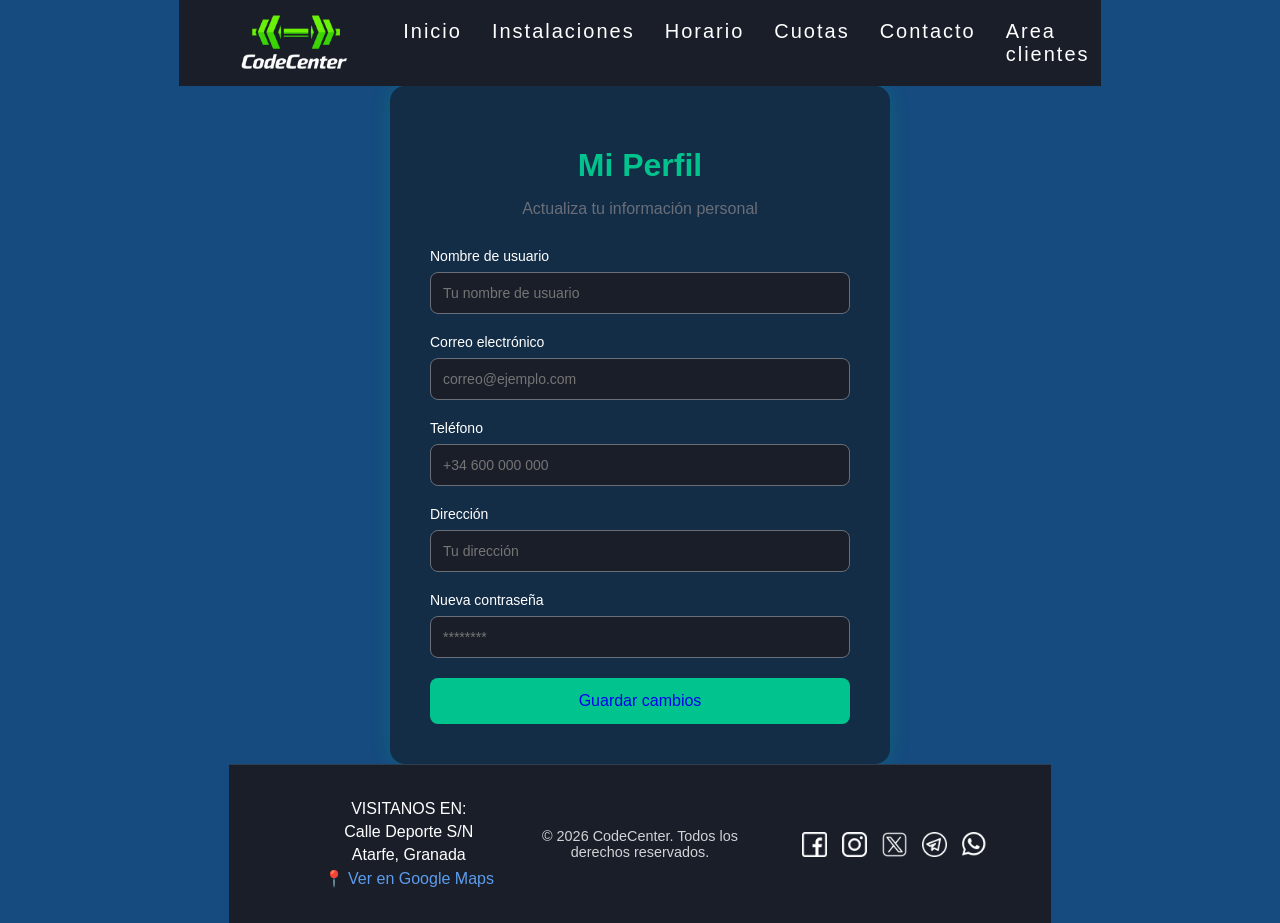
<file: frontend/aCliente.html>
<!DOCTYPE html>
<html lang="es">
<head>
    <meta charset="UTF-8">
    <meta name="viewport" content="width=device-width, initial-scale=1.0">
    <title>Área de Usuario</title>
    <link rel="stylesheet" href="css/aCliente.css">
    <link rel="stylesheet" href="css/global.css">
</head>
<body>

    <header data-nav="general"></header>

    <div class="perfil-container">
        <h1>Mi Perfil</h1>
        <p class="subtitulo">Actualiza tu información personal</p>

        <form class="perfil-form">
            <div class="input-group">
                <label for="usuario">Nombre de usuario</label>
                <input type="text" id="usuario" placeholder="Tu nombre de usuario">
            </div>

            <div class="input-group">
                <label for="email">Correo electrónico</label>
                <input type="email" id="email" placeholder="correo@ejemplo.com">
            </div>

            <div class="input-group">
                <label for="telefono">Teléfono</label>
                <input type="tel" id="telefono" placeholder="+34 600 000 000">
            </div>

            <div class="input-group">
                <label for="direccion">Dirección</label>
                <input type="text" id="direccion" placeholder="Tu dirección">
            </div>

            <div class="input-group">
                <label for="password">Nueva contraseña</label>
                <input type="password" id="password" placeholder="********">
            </div>

            <button type="submit"><a href="Indice.html">Guardar cambios</a></button>
        </form>
    </div>
<script>
  const usuario = JSON.parse(localStorage.getItem('usuario') || '{}');
  
  // Mostrar nombre en cualquier elemento
  document.getElementById('nombre-usuario').textContent = usuario.username || 'Invitado';
  document.getElementById('email-usuario').textContent = usuario.email || '';
</script>
<footer></footer>

<script src="js/componentes.js"></script>

</body>
</html>
</file>
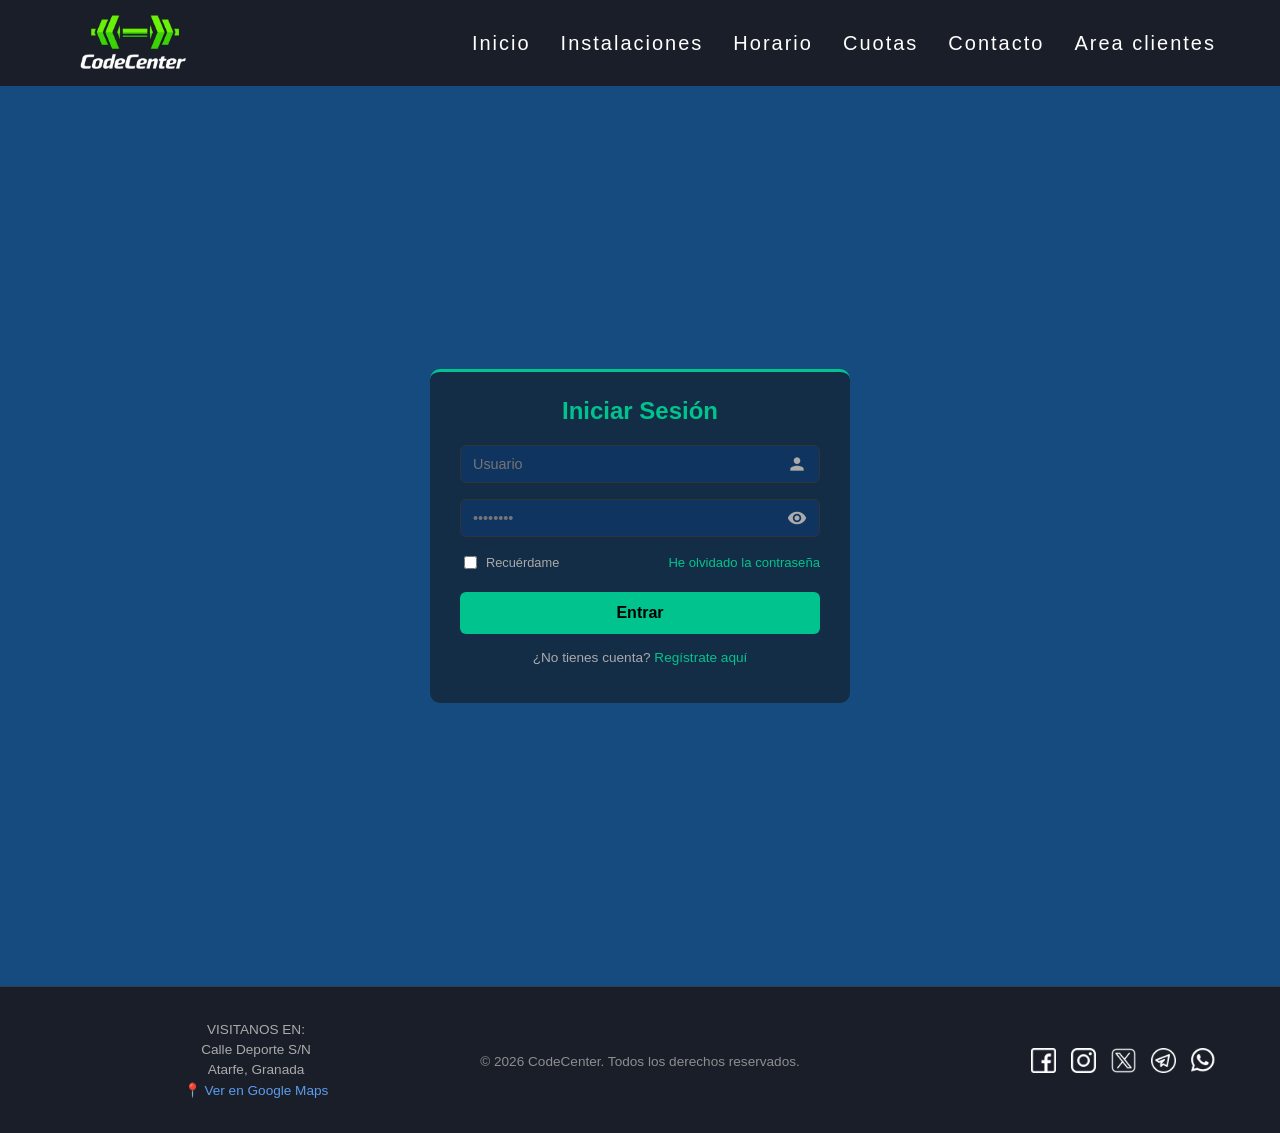
<file: frontend/aClientes.html>
<!DOCTYPE html>
<html lang="es">
<head>
    <meta charset="UTF-8">
    <meta name="viewport" content="width=device-width, initial-scale=1.0">
    <title>Mi Perfil — CodeCenter</title>
    <link rel="stylesheet" href="css/global.css">
    <link rel="stylesheet" href="css/aClientes.css">
    <link href="https://fonts.googleapis.com/icon?family=Material+Icons" rel="stylesheet">
</head>
<body class="body-cliente">
 
    <header data-nav="clientes"></header>
 

    <div class="perfil-page">
        <div class="perfil-card">
 
            <!-- CABECERA: avatar + nombre + datos resumen -->
            <div class="perfil-header">
                <div class="avatar">
                    <span class="material-icons">account_circle</span>
                </div>
                <div class="perfil-header-info">
                    <h2 id="aside-nombre">Cargando...</h2>
                    <p id="aside-username" class="aside-username"></p>
                    <div class="aside-datos">
                        <div class="aside-dato">
                            <span class="material-icons">email</span>
                            <span id="aside-email">—</span>
                        </div>
                        <div class="aside-dato">
                            <span class="material-icons">phone</span>
                            <span id="aside-telefono">—</span>
                        </div>
                        <div class="aside-dato">
                            <span class="material-icons">location_on</span>
                            <span id="aside-direccion">—</span>
                        </div>
                    </div>
                </div>
            </div>
 
            <!-- SEPARADOR -->
            <div class="separador"></div>
 
            <!-- FORMULARIO -->
            <h3 class="form-titulo">
                <span class="material-icons">edit</span> Editar información personal
            </h3>
            <p class="form-subtitulo">Los campos que dejes en blanco no se modificarán.</p>
 
            <div class="form-grid">
                <div class="campo-grupo">
                    <label for="email">
                        <span class="material-icons">email</span> Correo electrónico
                    </label>
                    <input type="email" id="email" placeholder="correo@ejemplo.com">
                </div>
                <div class="campo-grupo">
                    <label for="telefono">
                        <span class="material-icons">phone</span> Teléfono
                    </label>
                    <input type="tel" id="telefono" placeholder="+34 600 000 000">
                </div>
                <div class="campo-grupo full-width">
                    <label for="direccion">
                        <span class="material-icons">location_on</span> Dirección
                    </label>
                    <input type="text" id="direccion" placeholder="Tu dirección">
                </div>
                <div class="campo-grupo full-width">
                    <label for="password">
                        <span class="material-icons">lock</span> Nueva contraseña
                        <span class="label-hint">(déjalo vacío si no quieres cambiarla)</span>
                    </label>
                    <input type="password" id="password" placeholder="••••••••">
                </div>
            </div>
 
            <div class="form-acciones">
                
                <button id="btn-guardar" type="button">
                    <span class="material-icons">save</span> Guardar cambios
                </button>
            </div>
 
            <p id="msg-ok"  class="msg-ok"  style="display:none">✅ Datos actualizados correctamente.</p>
            <p id="msg-err" class="msg-err" style="display:none"></p>
 
        </div>
    </div>
 
    <footer></footer>
 
    <script src="js/componentes.js"></script>
    <script src="js/aClientes.js"></script>
 
</body>
</html>
</file>
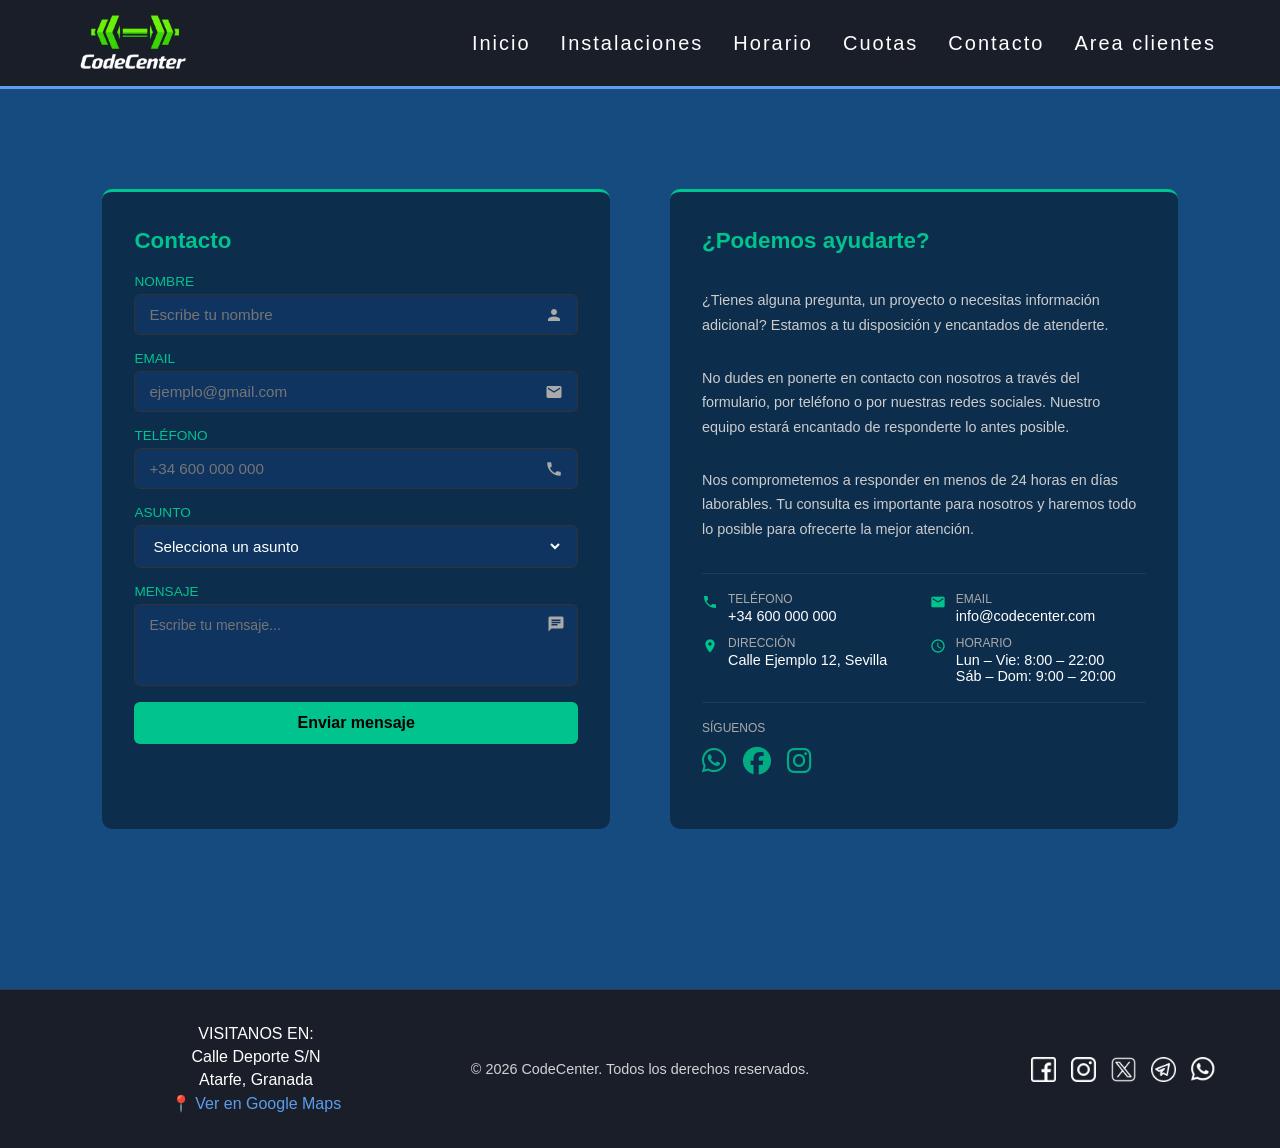
<file: frontend/contacto.html>
<!DOCTYPE html>
<html lang="es">
<head>
  <meta charset="UTF-8">
  <meta name="viewport" content="width=device-width, initial-scale=1.0">
  <title>Contacto</title>
  <link rel="stylesheet" href="css/contacto.css">
  <link rel="stylesheet" href="css/global.css">

  <link href="https://fonts.googleapis.com/icon?family=Material+Icons" rel="stylesheet">
  <link rel="stylesheet" href="https://cdnjs.cloudflare.com/ajax/libs/font-awesome/6.5.0/css/all.min.css">
</head>
<body>

  <header data-nav="general"></header>

  <div class="contenedor">

    <div class="tarjeta">

      <h2>Contacto</h2>

      <label>Nombre</label>
      <div class="campo">
        <input type="text" placeholder="Escribe tu nombre">
        <span class="material-icons">person</span>
      </div>

      <label>Email</label>
      <div class="campo">
        <input type="email" placeholder="ejemplo@gmail.com">
        <span class="material-icons">email</span>
      </div>

      <label>Teléfono</label>
      <div class="campo">
        <input type="tel" placeholder="+34 600 000 000">
        <span class="material-icons">phone</span>
      </div>

      <label>Asunto</label>
      <div class="campo">
        <select>
          <option disabled selected>Selecciona un asunto</option>
          <option>Membresía</option>
          <option>Horarios</option>
          <option>Entrenamiento personal</option>
          <option>Otro</option>
        </select>
      </div>

      <label>Mensaje</label>
      <div class="campo mensaje">
        <textarea placeholder="Escribe tu mensaje..."></textarea>
        <span class="material-icons">chat</span>
      </div>

      <button>Enviar mensaje</button>

    </div>

    <!-- CUADRO DERECHA: INFO -->
    <div class="tarjeta info">

      <h2>¿Podemos ayudarte?</h2>

      <p>¿Tienes alguna pregunta, un proyecto o necesitas información adicional? Estamos a tu disposición y encantados de atenderte.</p>
      <p>No dudes en ponerte en contacto con nosotros a través del formulario, por teléfono o por nuestras redes sociales. Nuestro equipo estará encantado de responderte lo antes posible.</p>
      <p>Nos comprometemos a responder en menos de 24 horas en días laborables. Tu consulta es importante para nosotros y haremos todo lo posible para ofrecerte la mejor atención.</p>

      <div class="separador"></div>

      <div class="datos-grid">

        <div class="dato">
          <span class="material-icons">phone</span>
          <div>
            <div class="dato-label">Teléfono</div>
            <div class="dato-valor">+34 600 000 000</div>
          </div>
        </div>

        <div class="dato">
          <span class="material-icons">email</span>
          <div>
            <div class="dato-label">Email</div>
            <div class="dato-valor">info@codecenter.com</div>
          </div>
        </div>

        <div class="dato">
          <span class="material-icons">location_on</span>
          <div>
            <div class="dato-label">Dirección</div>
            <div class="dato-valor">Calle Ejemplo 12, Sevilla</div>
          </div>
        </div>

        <div class="dato">
          <span class="material-icons">schedule</span>
          <div>
            <div class="dato-label">Horario</div>
            <div class="dato-valor">Lun – Vie: 8:00 – 22:00</div>
            <div class="dato-valor">Sáb – Dom: 9:00 – 20:00</div>
          </div>
        </div>

      </div>

      <div class="separador"></div>

      <div class="redes-label">Síguenos</div>
      <div class="redes">
        <a href="#"><i class="fa-brands fa-whatsapp"></i></a>
        <a href="#"><i class="fa-brands fa-facebook"></i></a>
        <a href="#"><i class="fa-brands fa-instagram"></i></a>
      </div>

    </div>

  </div>

  <footer></footer>

  <script src="js/componentes.js"></script>
  
</body>
</html>
</file>
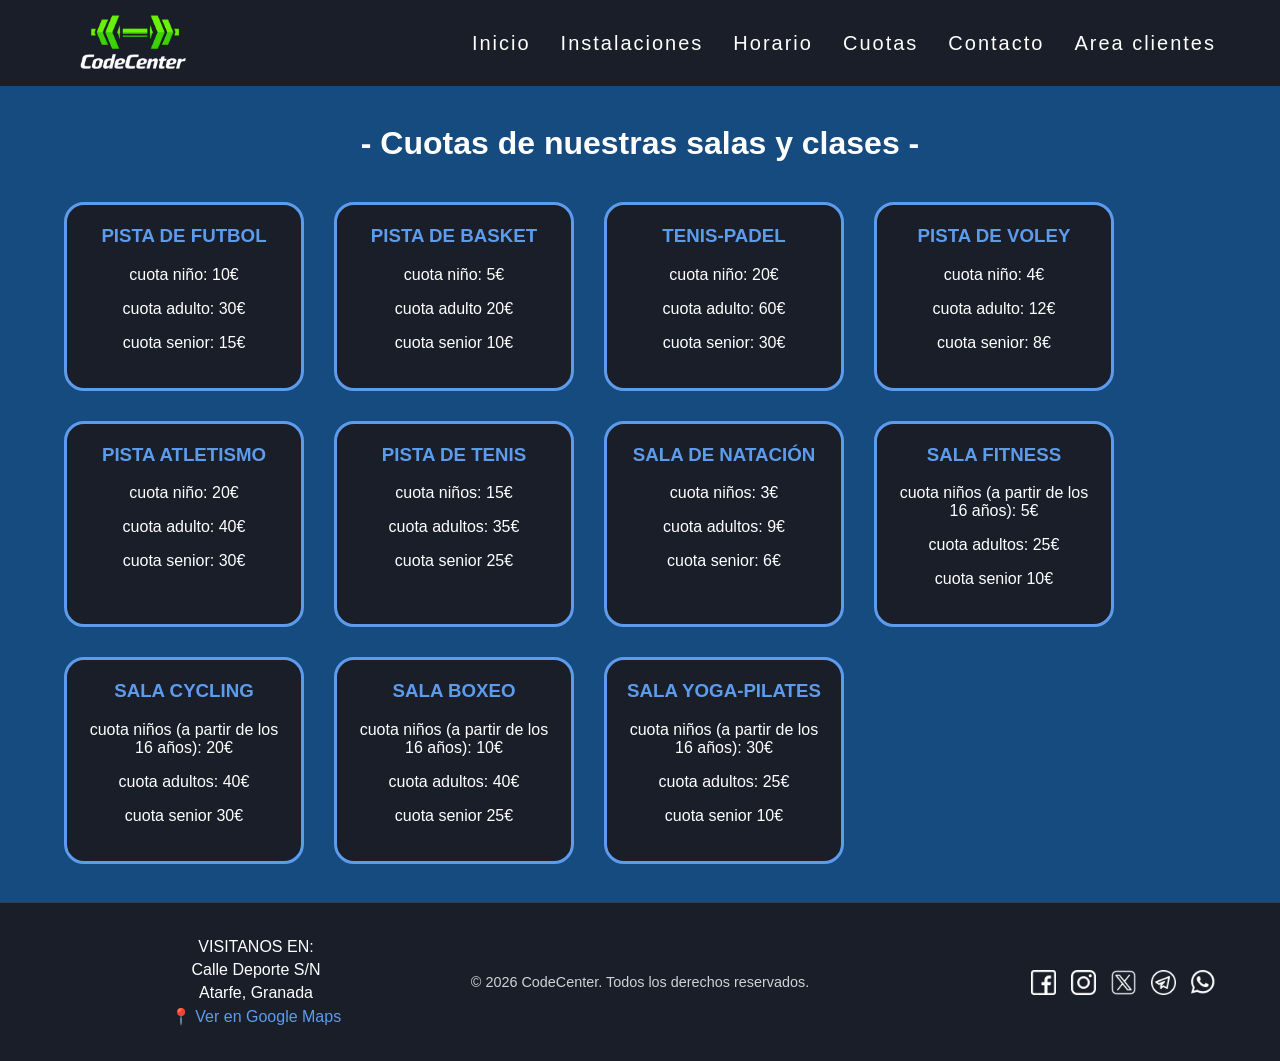
<file: frontend/cuotas.html>
<!DOCTYPE html>
<html lang="en">

<head>
    <meta charset="UTF-8">
    <meta name="viewport" content="width=device-width, initial-scale=1.0">
    <link rel="stylesheet" href="css/cuotas.css">
    <link rel="stylesheet" href="css/global.css">
    <title>Cuotas</title>
</head>

<body>
    <header data-nav="general"></header>
 <main>
    <br>
    <h1>- Cuotas de nuestras salas y clases - </h1>
    <br>

   <div class="cuotas">
        <div id="caja-cuota">
            <h3>Pista de futbol</h3>
            <p>cuota niño: 10€ </p>
            <p>cuota adulto: 30€ </p>
            <p>cuota senior: 15€ </p>
        </div>

        <div id="caja-cuota">
            <h3>Pista de basket</h3>
            <p>cuota niño: 5€</p>
            <p>cuota adulto 20€</p>
            <p>cuota senior 10€</p>
        </div>

        <div id="caja-cuota">
            <h3>Tenis-padel</h3>
            <p>cuota niño: 20€</p>
            <p>cuota adulto: 60€</p>
            <p>cuota senior: 30€</p>
        </div>

        <div id="caja-cuota">
            <h3>Pista de Voley</h3>
            <p>cuota niño: 4€</p>
            <p>cuota adulto: 12€</p>
            <p>cuota senior: 8€</p>
        </div>

        <div id="caja-cuota">
            <h3>Pista Atletismo</h3>
            <p>cuota niño: 20€</p>
            <p>cuota adulto: 40€</p>
            <p>cuota senior: 30€</p>
        </div>

        <div id="caja-cuota">
            <h3>Pista de tenis</h3>
            <p>cuota niños: 15€</p>
            <p>cuota adultos: 35€</p>
            <p>cuota senior 25€</p>
        </div>

        <div id="caja-cuota">
            <h3>Sala de natación</h3>
            <p>cuota niños: 3€</p>
            <p>cuota adultos: 9€</p>
            <p>cuota senior: 6€</p>
        </div>

        <div id="caja-cuota">
            <h3>Sala Fitness</h3>
            <p>cuota niños (a partir de los 16 años): 5€</p>
            <p>cuota adultos: 25€ </p>
            <p>cuota senior 10€</p>
        </div>

        <div id="caja-cuota">
            <h3>Sala Cycling</h3>
            <p>cuota niños (a partir de los 16 años): 20€</p>
            <p>cuota adultos: 40€ </p>
            <p>cuota senior 30€</p>
        </div>
        
        <div id="caja-cuota">
            <h3>Sala Boxeo</h3>
            <p>cuota niños (a partir de los 16 años): 10€</p>
            <p>cuota adultos: 40€ </p>
            <p>cuota senior 25€</p>
        </div>
        
        <div id="caja-cuota">
            <h3>Sala Yoga-Pilates</h3>
            <p>cuota niños (a partir de los 16 años): 30€</p>
            <p>cuota adultos: 25€ </p>
            <p>cuota senior 10€</p>
        </div>

   </div>
 </main>

   <footer></footer>

  <script src="js/componentes.js"></script>
  
</body>
</html>
</file>
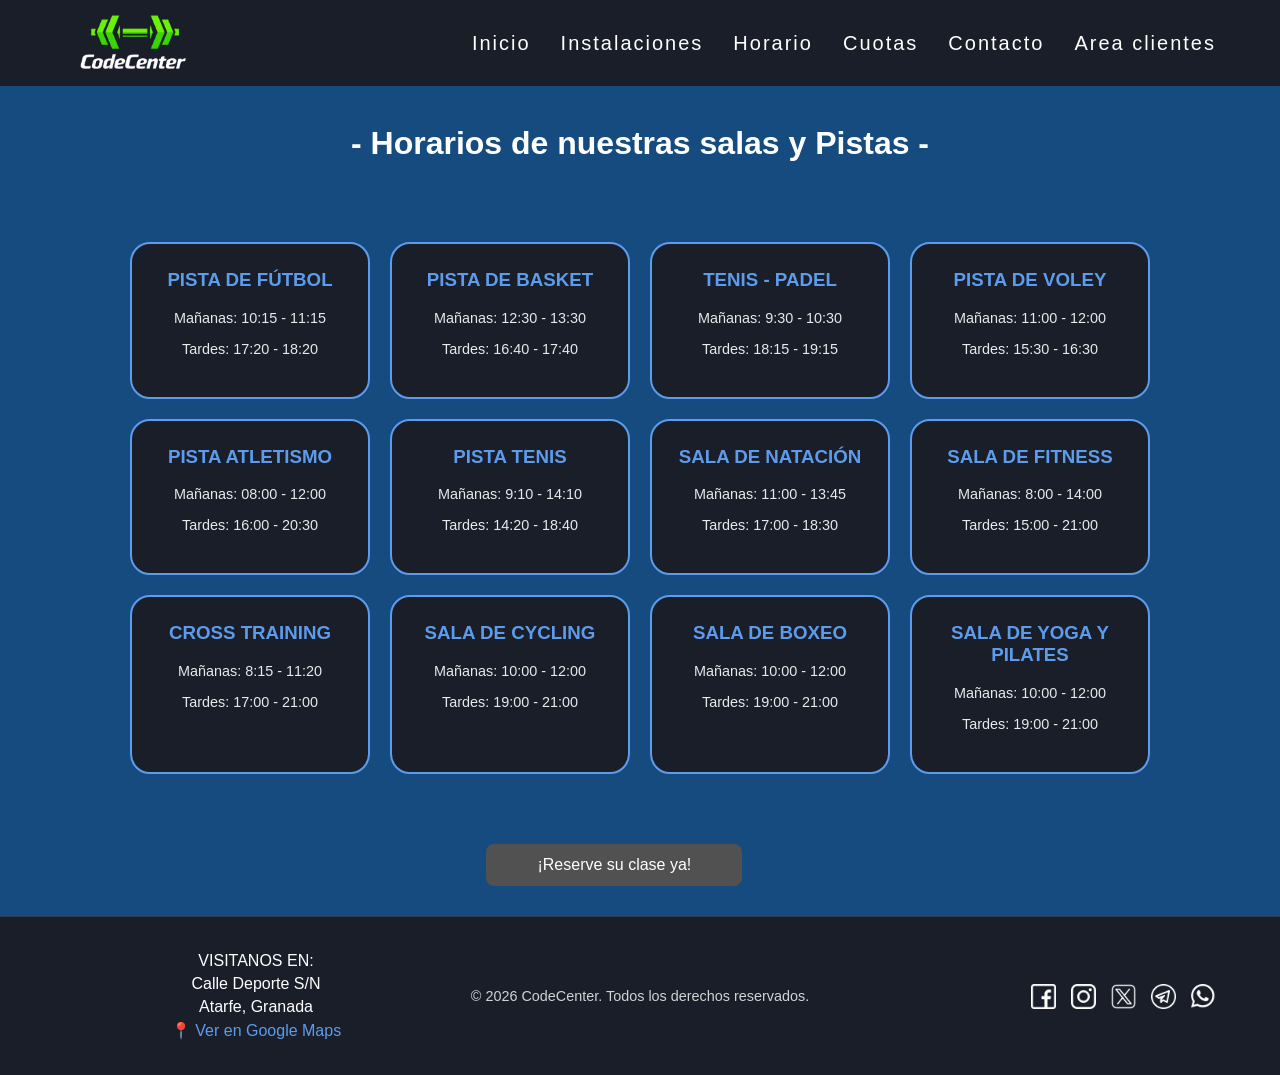
<file: frontend/horario.html>
<!DOCTYPE html>
<html lang="es">

<head>
    <meta charset="UTF-8">
    <meta name="viewport" content="width=device-width, initial-scale=1.0">
    <link rel="stylesheet" href="css/horario.css">
    <link rel="stylesheet" href="css/global.css">
    <title>Horarios</title>
</head>

<body>
 
    <header data-nav="general"></header>
 <main>
    <br>
    <h1> - Horarios de nuestras salas y Pistas - </h1>
    <br>

    <div class="horario">
        <div class="reserva-card">
            <h3>Pista de Fútbol</h3>
            <p>Mañanas: 10:15 - 11:15</p>
            <p>Tardes: 17:20 - 18:20</p>
        </div>

        <div class="reserva-card">
            <h3>Pista de Basket</h3>
            <p>Mañanas: 12:30 - 13:30</p>
            <p>Tardes: 16:40 - 17:40</p>
        </div>

        <div class="reserva-card">
            <h3>Tenis - Padel</h3>
            <p>Mañanas: 9:30 - 10:30</p>
            <p>Tardes: 18:15 - 19:15</p>
        </div>

        <div class="reserva-card">
            <h3>Pista de Voley</h3>
            <p>Mañanas: 11:00 - 12:00 </p>
            <p>Tardes: 15:30 - 16:30</p>
        </div>

        <div class="reserva-card">
            <h3>Pista atletismo</h3>
            <p>Mañanas: 08:00 - 12:00</p>
            <p>Tardes: 16:00 - 20:30</p>
        </div>

        <div class="reserva-card">
            <h3>Pista Tenis</h3>
            <p>Mañanas: 9:10 - 14:10</p>
            <p>Tardes: 14:20 - 18:40</p>
        </div>

        <div class="reserva-card">
            <h3>Sala de Natación</h3>
            <p>Mañanas: 11:00 - 13:45 </p>
            <p>Tardes: 17:00 - 18:30</p>
        </div>

        <div class="reserva-card">
            <h3>Sala de Fitness</h3>
            <p>Mañanas: 8:00 - 14:00 </p>
            <p>Tardes: 15:00 - 21:00</p>
        </div>

        
        <div class="reserva-card">
            <h3>Cross Training</h3>
            <p>Mañanas: 8:15 - 11:20 </p>
            <p>Tardes: 17:00 - 21:00</p>
        </div>

        
        <div class="reserva-card">
            <h3>Sala de Cycling</h3>
            <p>Mañanas: 10:00 - 12:00 </p>
            <p>Tardes: 19:00 - 21:00</p>
        </div>

        <div class="reserva-card">
            <h3>Sala de boxeo</h3>
            <p>Mañanas: 10:00 - 12:00 </p>
            <p>Tardes: 19:00 - 21:00</p>
        </div>

        <div class="reserva-card">
            <h3>Sala de Yoga y Pilates</h3>
            <p>Mañanas: 10:00 - 12:00 </p>
            <p>Tardes: 19:00 - 21:00</p>
        </div>

    </div>

    <div class="cont-boton">
        <a href="login.html" class="boton-seccion">¡Reserve su clase ya!</a>
    </div>
 </main>
    <footer></footer>

  <script src="js/componentes.js"></script>

</body>
</html>
</file>
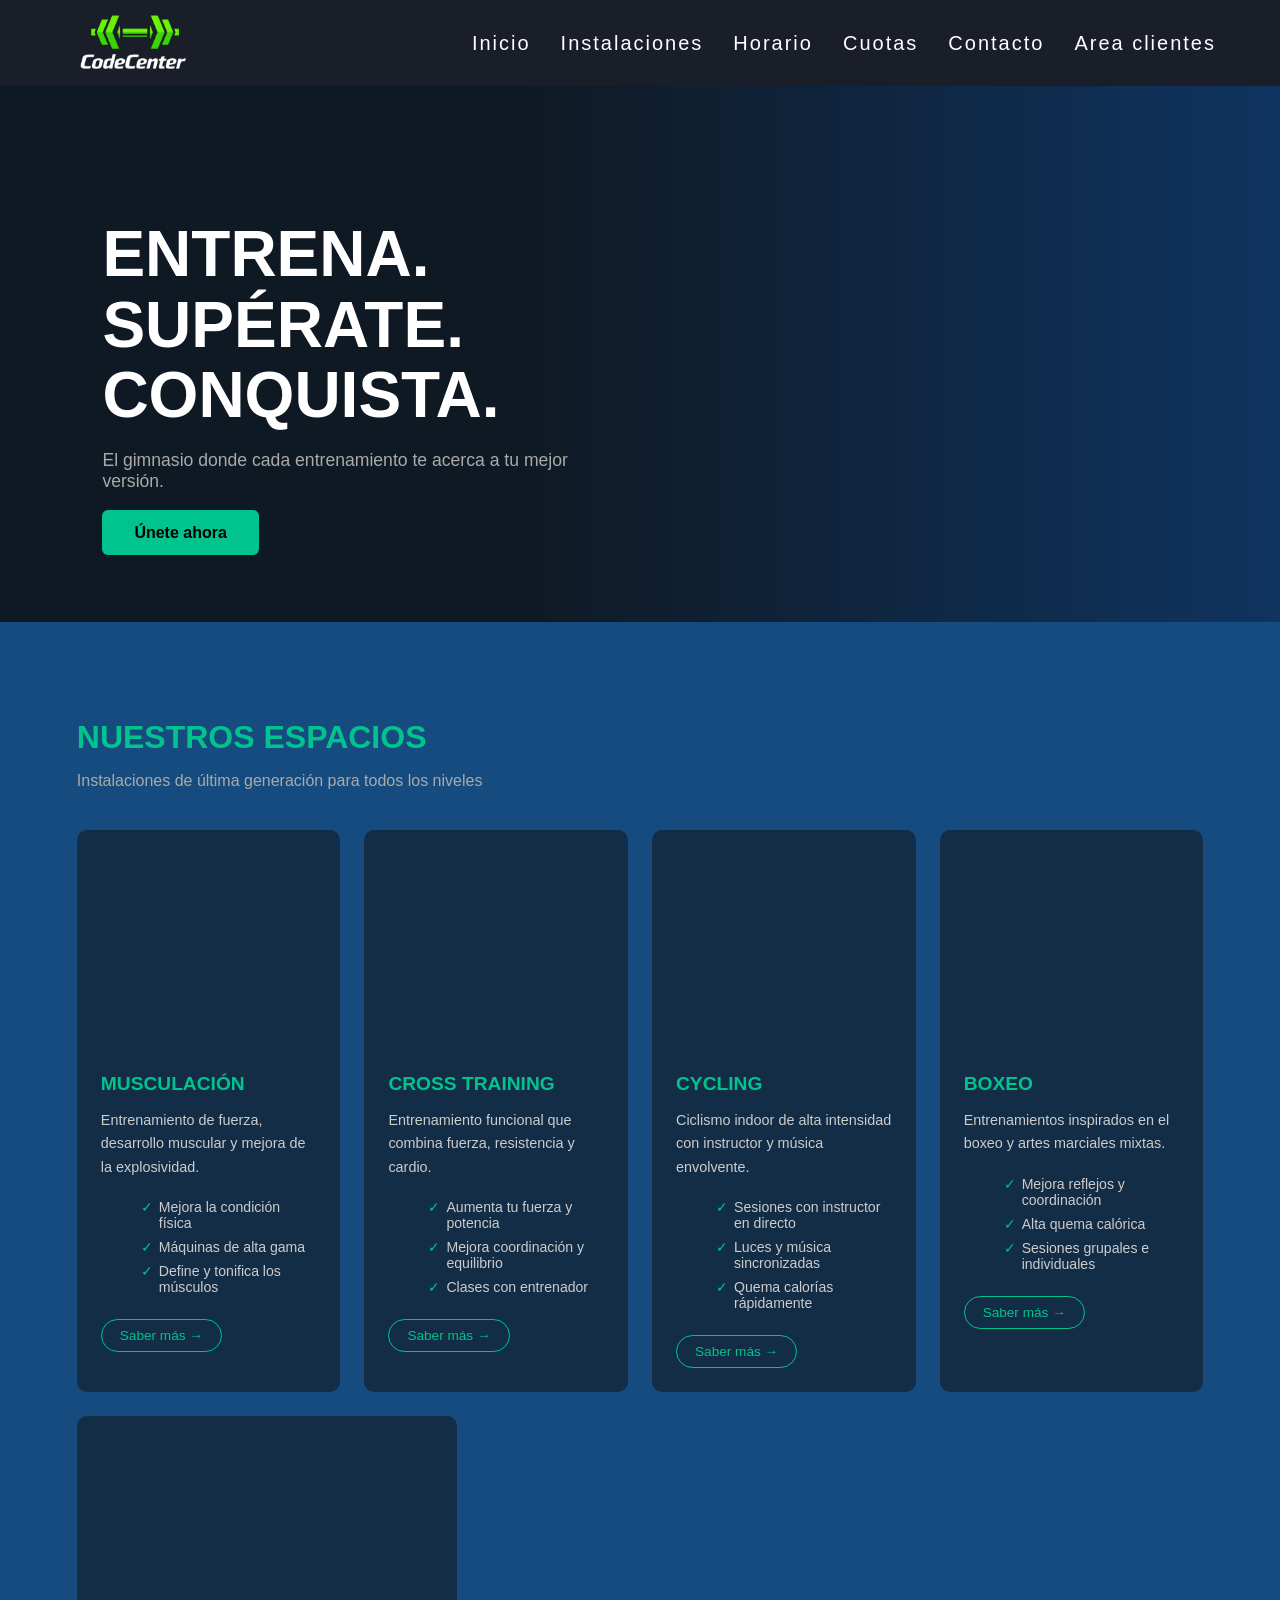
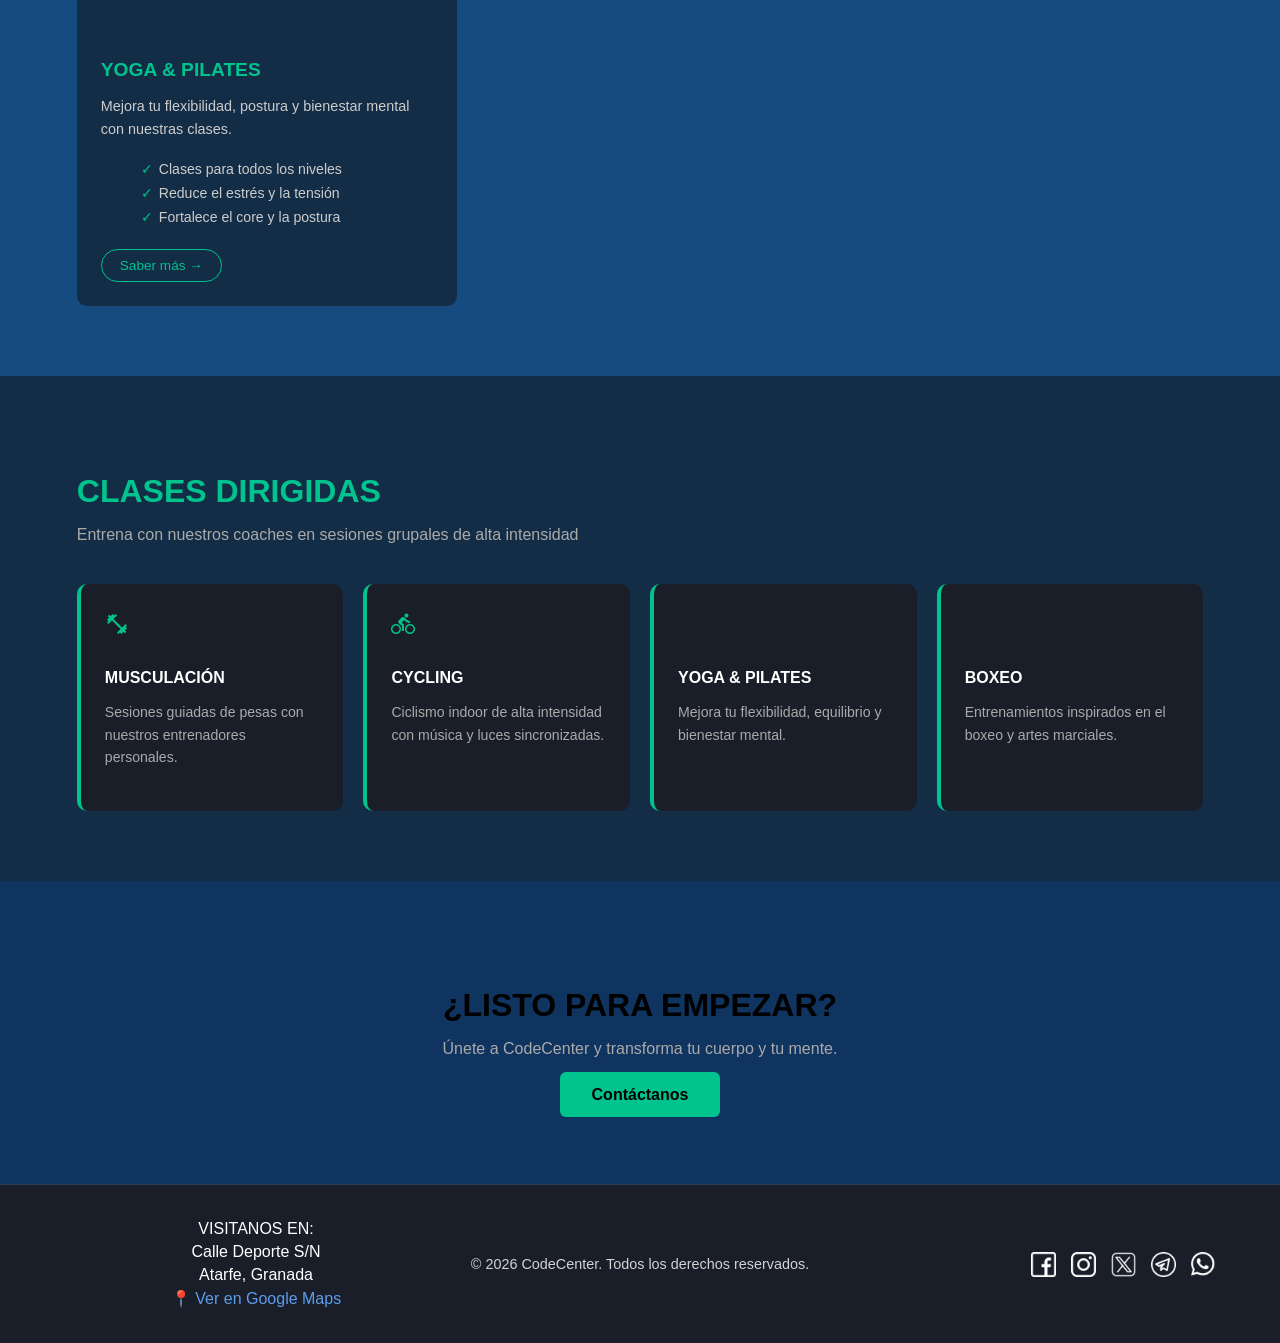
<file: frontend/instalaciones.html>
<!DOCTYPE html>
<html lang="es">
<head>
  <meta charset="UTF-8">
  <meta name="viewport" content="width=device-width, initial-scale=1.0">
  <title>CodeCenter Gym</title>
  <link rel="stylesheet" href="css/instalaciones.css">
  <link rel="stylesheet" href="css/global.css">
  
  <link href="https://fonts.googleapis.com/icon?family=Material+Icons" rel="stylesheet">
  <link rel="stylesheet" href="https://cdnjs.cloudflare.com/ajax/libs/font-awesome/6.5.0/css/all.min.css">
</head>
<body>

  <header data-nav="general"></header>

  <!-- HERO -->
 <main>
  <section class="hero">
    <div class="hero-texto">
      <h1>ENTRENA.<br>SUPÉRATE.<br>CONQUISTA.</h1>
      <p>El gimnasio donde cada entrenamiento te acerca a tu mejor versión.</p>
      <a href="contacto.html" class="btn-verde">Únete ahora</a>
    </div>
  </section>

  <!-- SECCIÓN ESPACIOS -->
  <section class="seccion">
    <h2 class="seccion-titulo">NUESTROS ESPACIOS</h2>
    <p class="seccion-sub">Instalaciones de última generación para todos los niveles</p>

    <div class="cards">

      <div class="card">
        <div class="card-img musculacion"></div>
        <div class="card-body">
          <h3>Musculación</h3>
          <p>Entrenamiento de fuerza, desarrollo muscular y mejora de la explosividad.</p>
          <ul>
            <li>Mejora la condición física</li>
            <li>Máquinas de alta gama</li>
            <li>Define y tonifica los músculos</li>
          </ul>
          <a href="#" class="btn-outline">Saber más →</a>
        </div>
      </div>

      <div class="card">
        <div class="card-img crosstraining"></div>
        <div class="card-body">
          <h3>Cross Training</h3>
          <p>Entrenamiento funcional que combina fuerza, resistencia y cardio.</p>
          <ul>
            <li>Aumenta tu fuerza y potencia</li>
            <li>Mejora coordinación y equilibrio</li>
            <li>Clases con entrenador</li>
          </ul>
          <a href="#" class="btn-outline">Saber más →</a>
        </div>
      </div>

      <div class="card">
        <div class="card-img cycling"></div>
        <div class="card-body">
          <h3>Cycling</h3>
          <p>Ciclismo indoor de alta intensidad con instructor y música envolvente.</p>
          <ul>
            <li>Sesiones con instructor en directo</li>
            <li>Luces y música sincronizadas</li>
            <li>Quema calorías rápidamente</li>
          </ul>
          <a href="#" class="btn-outline">Saber más →</a>
        </div>
      </div>

      <div class="card">
        <div class="card-img boxeo"></div>
        <div class="card-body">
          <h3>Boxeo</h3>
          <p>Entrenamientos inspirados en el boxeo y artes marciales mixtas.</p>
          <ul>
            <li>Mejora reflejos y coordinación</li>
            <li>Alta quema calórica</li>
            <li>Sesiones grupales e individuales</li>
          </ul>
          <a href="#" class="btn-outline">Saber más →</a>
        </div>
      </div>

      <div class="card">
        <div class="card-img yoga"></div>
        <div class="card-body">
          <h3>Yoga & Pilates</h3>
          <p>Mejora tu flexibilidad, postura y bienestar mental con nuestras clases.</p>
          <ul>
            <li>Clases para todos los niveles</li>
            <li>Reduce el estrés y la tensión</li>
            <li>Fortalece el core y la postura</li>
          </ul>
          <a href="#" class="btn-outline">Saber más →</a>
        </div>
      </div>

    </div>
  </section>

  <!-- SECCIÓN CLASES -->
  <section class="seccion oscura">
    <h2 class="seccion-titulo">CLASES DIRIGIDAS</h2>
    <p class="seccion-sub">Entrena con nuestros coaches en sesiones grupales de alta intensidad</p>

    <div class="clases">

      <div class="clase-card">
        <span class="material-icons clase-icono">fitness_center</span>
        <h4>Musculación</h4>
        <p>Sesiones guiadas de pesas con nuestros entrenadores personales.</p>
      </div>

      <div class="clase-card">
        <span class="material-icons clase-icono">directions_bike</span>
        <h4>Cycling</h4>
        <p>Ciclismo indoor de alta intensidad con música y luces sincronizadas.</p>
      </div>

      <div class="clase-card">
        <span class="material-icons clase-icono">self_improvement</span>
        <h4>Yoga & Pilates</h4>
        <p>Mejora tu flexibilidad, equilibrio y bienestar mental.</p>
      </div>

      <div class="clase-card">
        <span class="material-icons clase-icono">sports_mma</span>
        <h4>Boxeo</h4>
        <p>Entrenamientos inspirados en el boxeo y artes marciales.</p>
      </div>

    </div>
  </section>

  <!-- CTA -->
  <section class="cta">
    <h2>¿Listo para empezar?</h2>
    <p>Únete a CodeCenter y transforma tu cuerpo y tu mente.</p>
    <a href="contacto.html" class="btn-verde">Contáctanos</a>
  </section>
 </main>
  <footer></footer>

  <script src="js/componentes.js"></script>

</body>
</html>
</file>
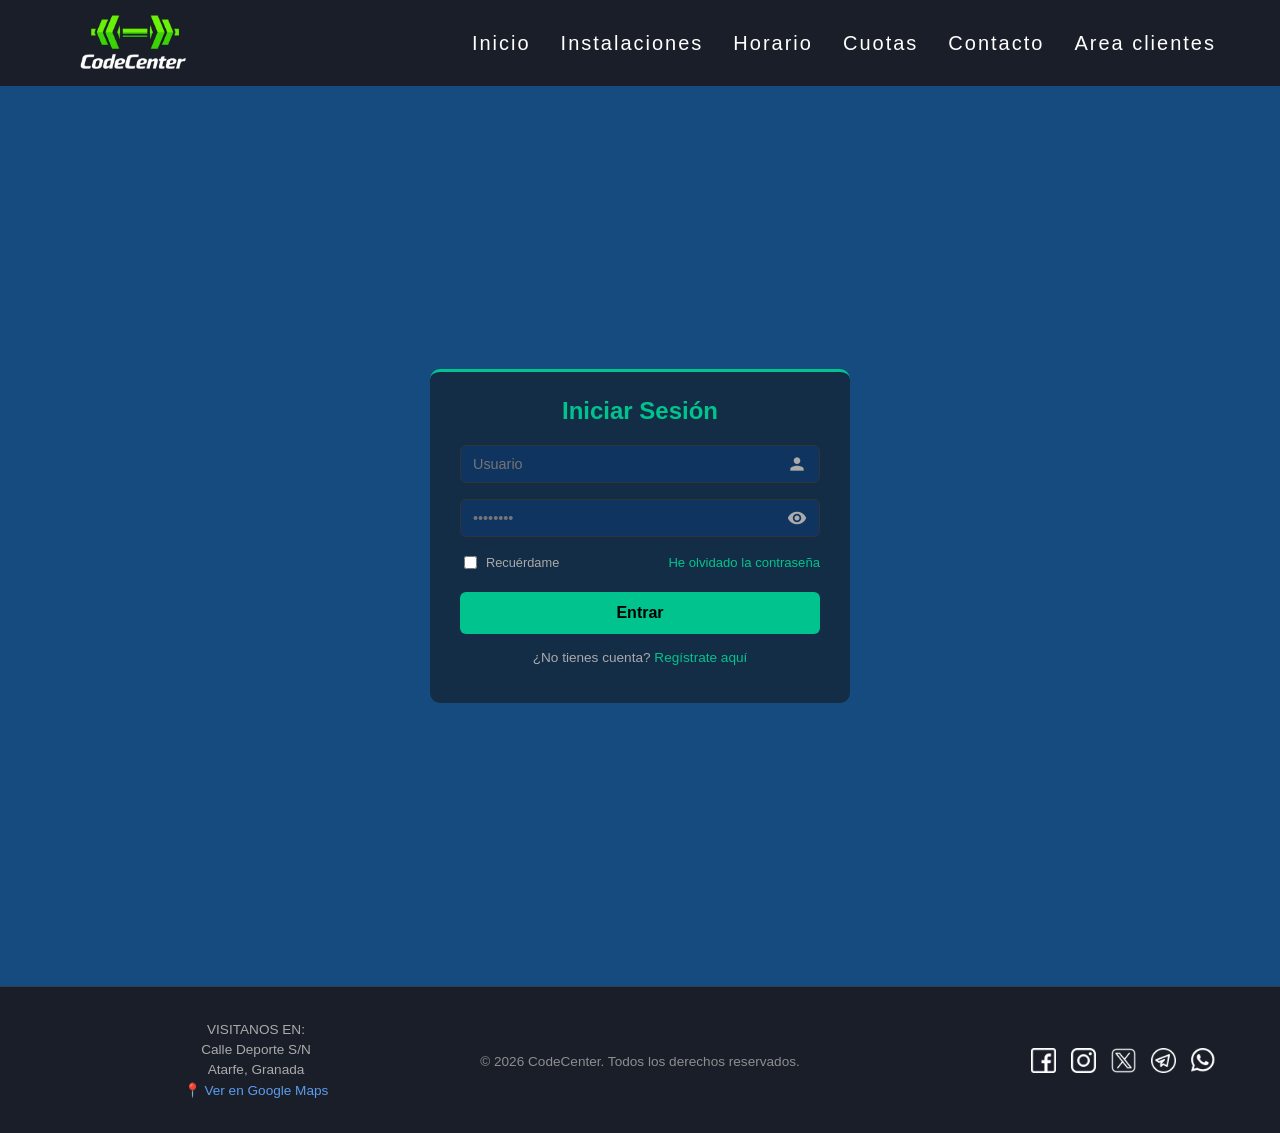
<file: frontend/login.html>
<!DOCTYPE html>
<html lang="es">
<head>
  <meta charset="UTF-8">
  <meta name="viewport" content="width=device-width, initial-scale=1.0">
  <title>Login</title>
  <link rel="stylesheet" href="css/login.css">
  <link rel="stylesheet" href="css/global.css">
  
  <link href="https://fonts.googleapis.com/icon?family=Material+Icons" rel="stylesheet">
</head>
<body>

  <header data-nav="general"></header>

  <div class="contenedor">
    <div class="tarjeta">


      <h2>Iniciar Sesión</h2>

      <label for="usuario"></label>
      <div class="campo">
        <input type="text" id="user" placeholder="Usuario">
        <span class="material-icons">person</span>
      </div>

      <label for="password"></label>
      <div class="campo">
        <input type="password" id="password" placeholder="••••••••">
        <span class="material-icons">visibility</span>
      </div>

      <div class="fila">
        <label><input type="checkbox"> Recuérdame</label>
        <a href="-">He olvidado la contraseña</a>
      </div>

      <button> Entrar</button>

      <p>¿No tienes cuenta? <a href="contacto.html">Regístrate aquí</a></p>

    </div>
  </div>
<footer></footer>

<script src="js/componentes.js"></script>
<script src="js/login.js"></script>

</body>
</html>
</file>
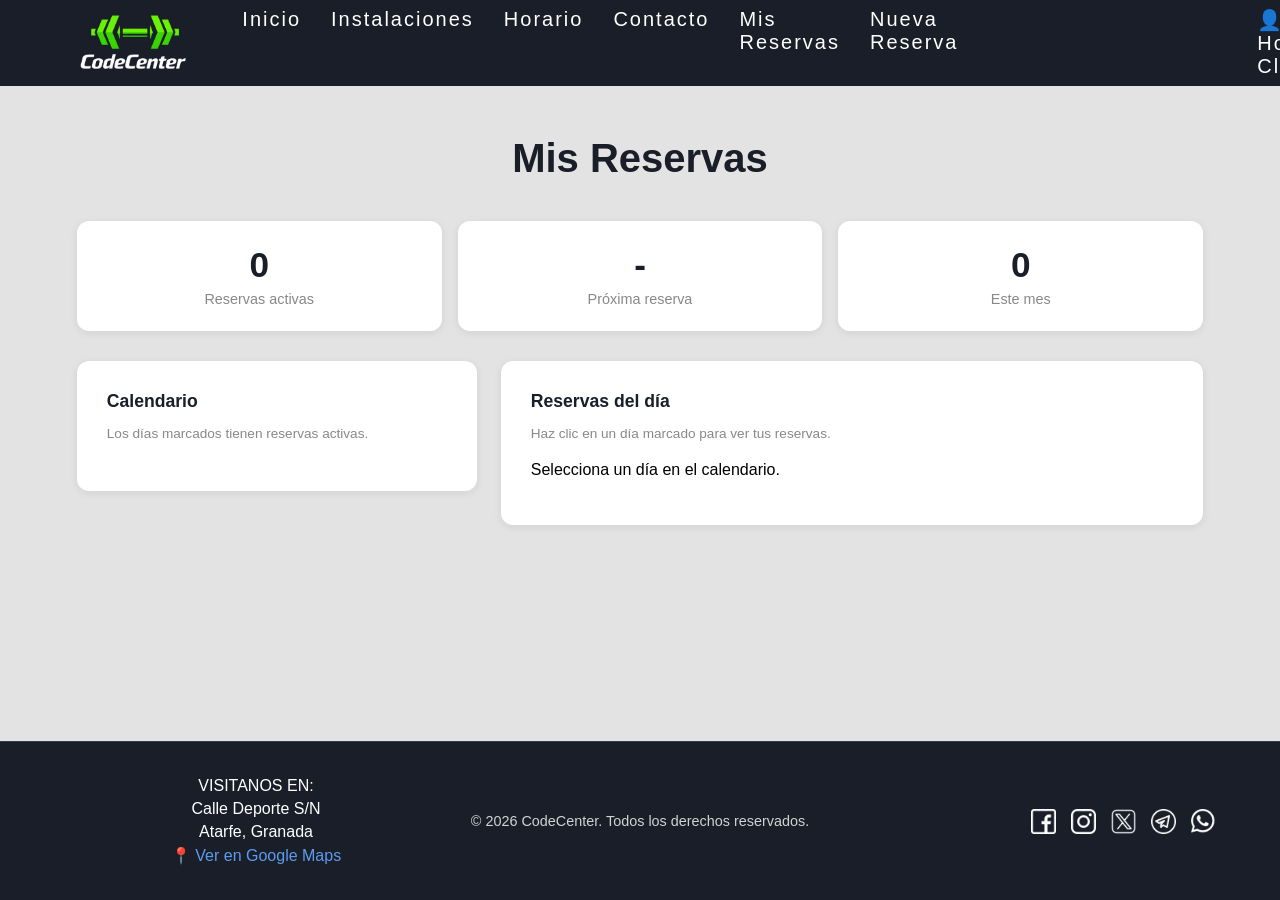
<file: frontend/misReservas.html>
<!DOCTYPE html>
<html lang="es">
<head>
    <meta charset="UTF-8">
    <meta name="viewport" content="width=device-width, initial-scale=1.0">
    <link rel="stylesheet" href="css/global.css">
    <link rel="stylesheet" href="css/misReservas.css">
    <link rel="stylesheet" href="https://fonts.googleapis.com/css2?family=Material+Symbols+Outlined:opsz,wght,FILL,GRAD@20..48,100..700,0..1,-50..200" />
    <title>CodeCenter - Mis Reservas</title>
</head>
<body class="body-cliente">

    <header data-nav="clientes"></header>
 <main>
    <div class="contenedor-principal">

        <div class="cabecera-mis-reservas">
            <h1 class="titulo-pagina">Mis Reservas</h1>
        </div>

        <div class="resumen-cards">
            <div class="resumen-card">
                <span class="resumen-numero" id="r-activas">0</span>
                <span class="resumen-label">Reservas activas</span>
            </div>
            <div class="resumen-card">
                <span class="resumen-numero" id="r-proxima">-</span>
                <span class="resumen-label">Próxima reserva</span>
            </div>
            <div class="resumen-card">
                <span class="resumen-numero" id="r-mes">0</span>
                <span class="resumen-label">Este mes</span>
            </div>
        </div>

        <div class="mis-reservas-grid">

            <div class="seccion-cal">
                <h2 class="subtitulo">Calendario</h2>
                <p class="texto-ayuda">Los días marcados tienen reservas activas.</p>
                <div id="contenido-cal"></div>
            </div>

            <div class="seccion-lista">
                <h2 class="subtitulo">Reservas del día <span id="dia-sel" style="color:#01c38d"></span></h2>
                <p class="texto-ayuda">Haz clic en un día marcado para ver tus reservas.</p>
                <div id="lista-reservas">
                    <p class="texto-vacio">Selecciona un día en el calendario.</p>
                </div>
            </div>

        </div>
    </div>

    <div id="modal-detalle" class="modal-overlay" style="display:none">
        <div class="modal-contenido">
            <div class="modal-header">
                <div>
                    <h2 class="modal-titulo" id="m-deporte"></h2>
                    <p class="modal-fecha" id="m-fecha"></p>
                </div>
                <button class="modal-cerrar" id="btn-cerrar">
                    <span class="material-symbols-outlined">close</span>
                </button>
            </div>

            <div class="modal-estado-bar" id="modal-estado-bar">
                <span class="material-symbols-outlined">check_circle</span>
                <span id="m-estado"></span>
            </div>

            <div class="det-grid">
                <div class="det-item">
                    <span class="material-symbols-outlined det-icono">schedule</span>
                    <div>
                        <span class="det-label">Hora inicio</span>
                        <span class="det-valor" id="m-inicio"></span>
                    </div>
                </div>
                <div class="det-item">
                    <span class="material-symbols-outlined det-icono">schedule</span>
                    <div>
                        <span class="det-label">Hora fin</span>
                        <span class="det-valor" id="m-fin"></span>
                    </div>
                </div>
                <div class="det-item">
                    <span class="material-symbols-outlined det-icono">sports</span>
                    <div>
                        <span class="det-label">Deporte</span>
                        <span class="det-valor" id="m-dep"></span>
                    </div>
                </div>
                <div class="det-item">
                    <span class="material-symbols-outlined det-icono">calendar_today</span>
                    <div>
                        <span class="det-label">Fecha</span>
                        <span class="det-valor" id="m-fecha2"></span>
                    </div>
                </div>
            </div>

            <div class="modal-acciones">
                <button class="btn-modificar" id="btn-modificar">
                    <span class="material-symbols-outlined">edit</span>
                    Modificar
                </button>
                <button class="btn-cancelar" id="btn-cancelar">
                    <span class="material-symbols-outlined">cancel</span>
                    Cancelar reserva
                </button>
            </div>
        </div>
    </div>

    <div id="modal-confirmar" class="modal-overlay" style="display:none">
        <div class="modal-contenido modal-pequeno">
            <span class="material-symbols-outlined icono-aviso">warning</span>
            <h3>¿Cancelar esta reserva?</h3>
            <p>Esta acción no se puede deshacer.</p>
            <div class="modal-acciones">
                <button class="btn-modificar" id="btn-no">Volver</button>
                <button class="btn-cancelar" id="btn-si">Sí, cancelar</button>
            </div>
        </div>
    </div>
</main>
    <footer></footer>

    <script src="js/componentes.js"></script>
    <script src="js/misReservas.js"></script>

</body>
</html>
</file>
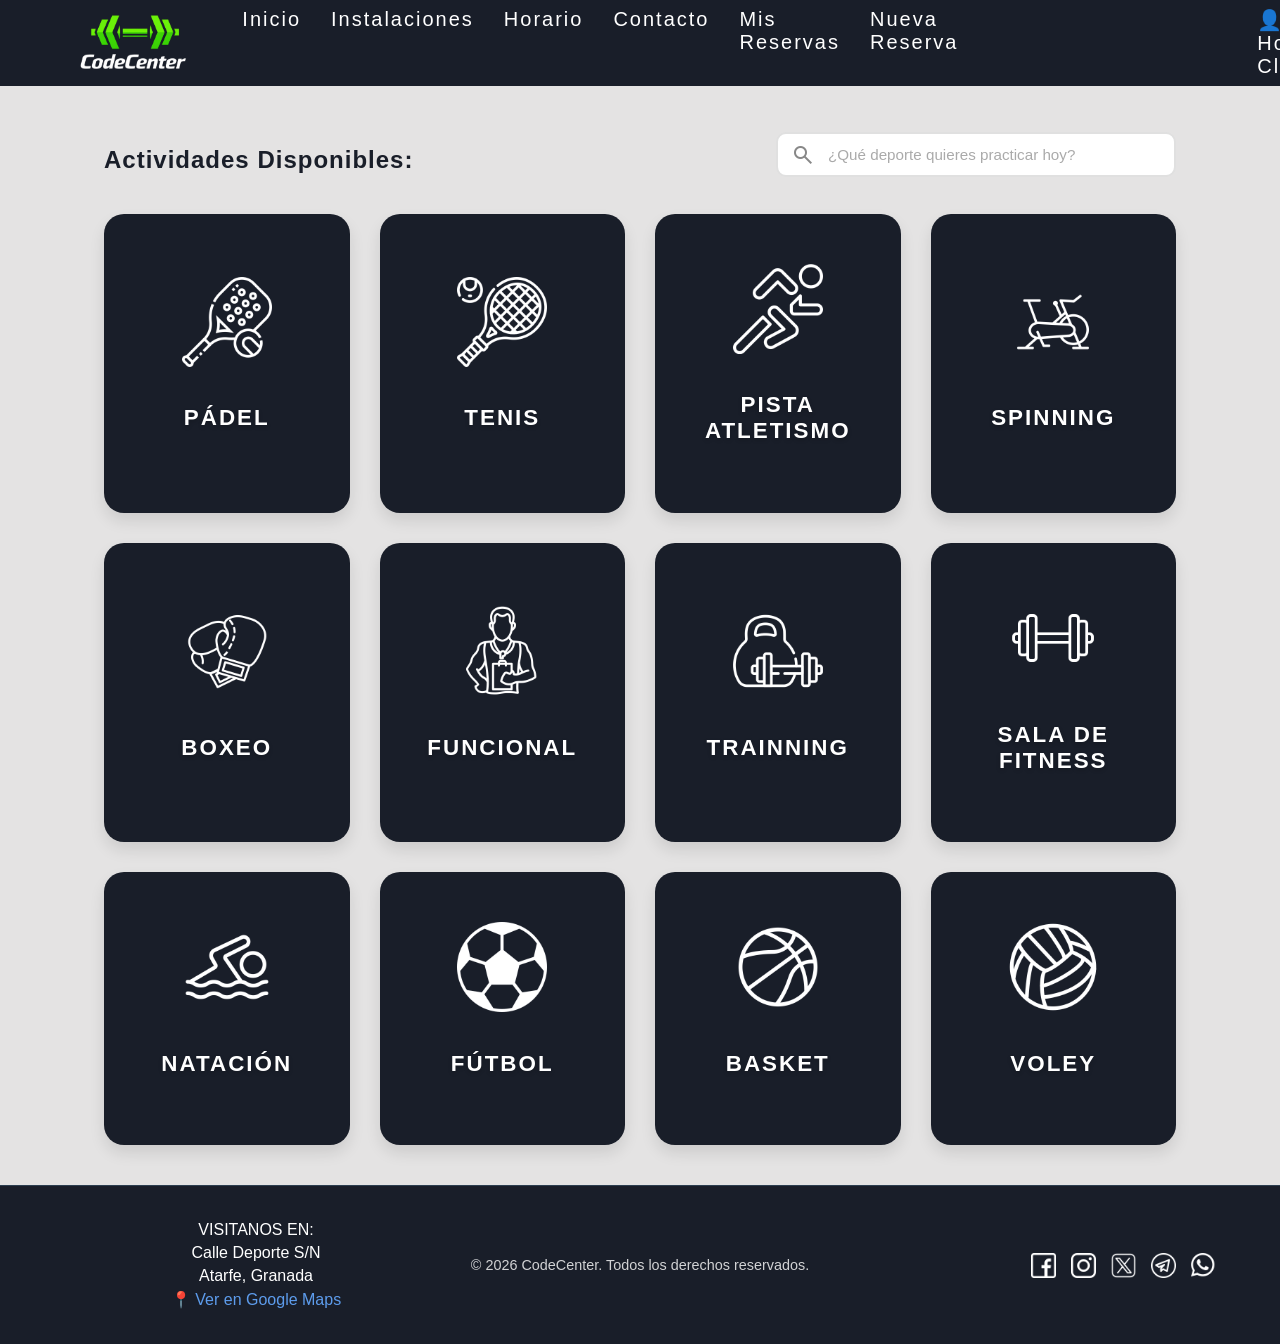
<file: frontend/nuevaReserva.html>
<!DOCTYPE html>
<html lang="es">

<head>
    <meta charset="UTF-8">
    <meta name="viewport" content="width=device-width, initial-scale=1.0">
    <link rel="stylesheet" href="https://fonts.googleapis.com/css2?family=Material+Symbols+Outlined:opsz,wght,FILL,GRAD@20..48,100..700,0..1,-50..200" />
    <link rel="stylesheet" href="css/estilos.css">
    <link rel="stylesheet" href="css/global.css">
    <title>CodeCenter</title>
</head>

<body class="body-cliente">

    <header data-nav="clientes"></header>
 <main>
    <div class="contenedor-principal">

        <div class="cabecera-seccion">
            <h2 class="titulo-reserva">Actividades disponibles:</h2>
            
            <div class="buscador-filtro">
                <span class="material-symbols-outlined icono-lupa">search</span>
                <input type="text" id="buscador-deporte" placeholder="¿Qué deporte quieres practicar hoy?">
            </div>
        </div>
        
        

        <div class="grid-reservas">
            
            <div class="tarjeta-clicable padel" data-deporte="padel">
                <img src="img/padel.png" alt="Pádel">
                <h2>PÁDEL</h2>
            </div>

            <div class="tarjeta-clicable tenis" data-deporte="tenis">
                <img src="img/tenis.png" alt="Tenis">
                <h2>TENIS</h2>
            </div>

            <div class="tarjeta-clicable correr" data-deporte="correr">
                <img src="img/correr.png" alt="Correr">
                <h2>PISTA ATLETISMO</h2>
            </div>

            <div class="tarjeta-clicable spinning" data-deporte="spinning">
                <img src="img/spinning.png" alt="Spinning">
                <h2>SPINNING</h2>
            </div>

            <div class="tarjeta-clicable boxeo" data-deporte="boxeo">
                <img src="img/boxeo.png" alt="Boxeo">
                <h2>BOXEO</h2>
            </div>

            <div class="tarjeta-clicable funcional" data-deporte="funcional">
                <img src="img/funcional.png" alt="Funcional">
                <h2>FUNCIONAL</h2>
            </div>

            <div class="tarjeta-clicable crosTra" data-deporte="crosTra">
                <img src="img/crossTra.png" alt="Cross trainnning">
                <h2>TRAINNING</h2>
            </div>

            <div class="tarjeta-clicable pesas" data-deporte="pesas">
                <img src="img/pesa.png" alt="Pesas">
                <h2>SALA DE FITNESS</h2>
            </div>

            <div class="tarjeta-clicable nadar" data-deporte="nadar">
                <img src="img/nadar.png" alt="Nadar">
                <h2>NATACIÓN</h2>
            </div>

            <div class="tarjeta-clicable futbol" data-deporte="futbol">
                <img src="img/futbol.png" alt="Fútbol">
                <h2>FÚTBOL</h2>
            </div>

            <div class="tarjeta-clicable basket" data-deporte="basket">
                <img src="img/baloncesto.png" alt="Baloncesto">
                <h2>BASKET</h2>
            </div>

            <div class="tarjeta-clicable voley" data-deporte="voley">
                <img src="img/voley.png" alt="Voley">
                <h2>VOLEY</h2>
            </div>
        </div>
    </div>
 </main>
    <footer></footer>

  <script src="js/componentes.js"></script>

    <script src="js/script.js"></script>
    
</body>

</html>
</file>
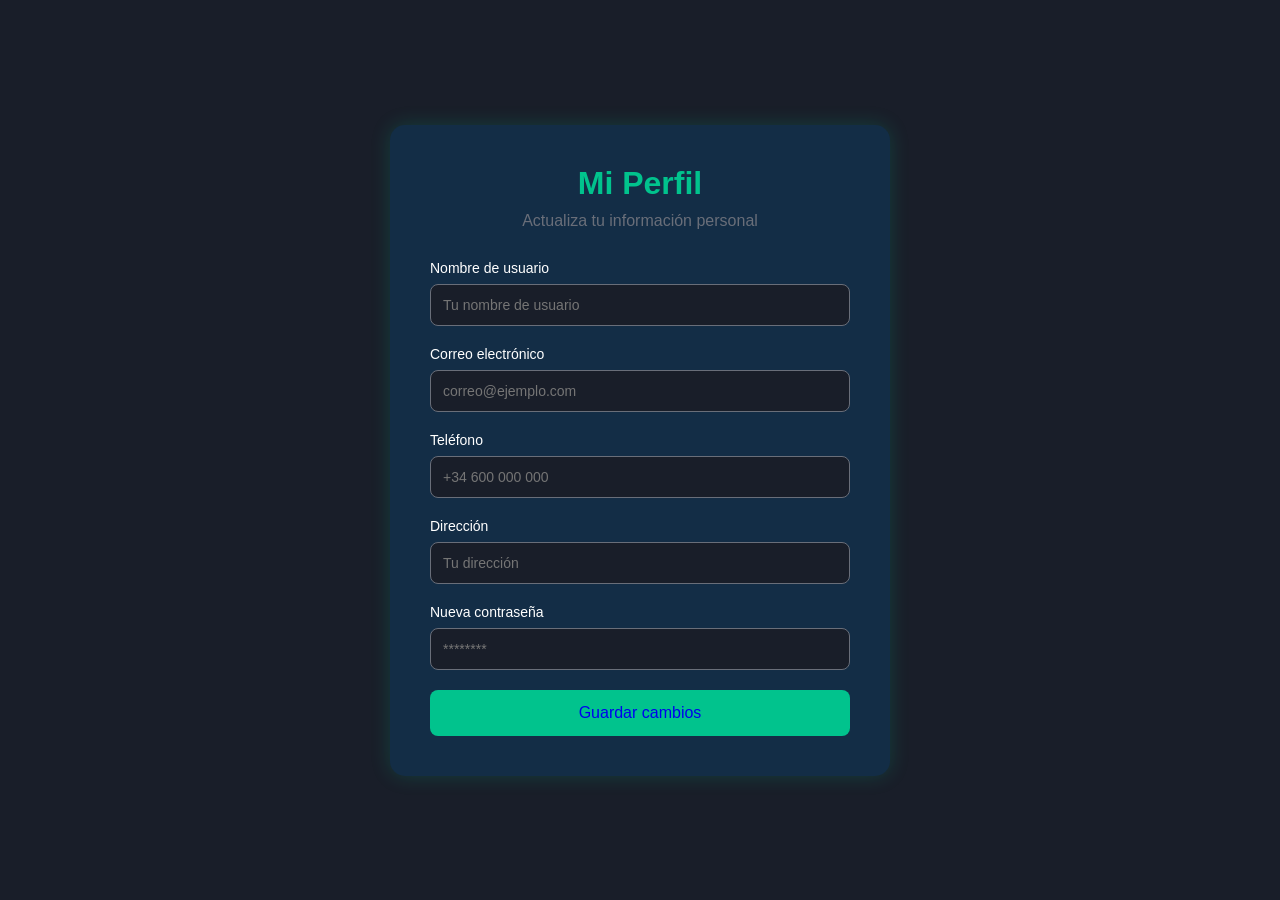
<file: frontend/perfil.html>
<!DOCTYPE html>
<html lang="es">
<head>
    <meta charset="UTF-8">
    <meta name="viewport" content="width=device-width, initial-scale=1.0">
    <title>Área de Usuario</title>
    <link rel="stylesheet" href="css/perfil.css">
</head>
<body>

    <div class="perfil-container">
        <h1>Mi Perfil</h1>
        <p class="subtitulo">Actualiza tu información personal</p>

        <form class="perfil-form">
            <div class="input-group">
                <label for="usuario">Nombre de usuario</label>
                <input type="text" id="usuario" placeholder="Tu nombre de usuario">
            </div>

            <div class="input-group">
                <label for="email">Correo electrónico</label>
                <input type="email" id="email" placeholder="correo@ejemplo.com">
            </div>

            <div class="input-group">
                <label for="telefono">Teléfono</label>
                <input type="tel" id="telefono" placeholder="+34 600 000 000">
            </div>

            <div class="input-group">
                <label for="direccion">Dirección</label>
                <input type="text" id="direccion" placeholder="Tu dirección">
            </div>

            <div class="input-group">
                <label for="password">Nueva contraseña</label>
                <input type="password" id="password" placeholder="********">
            </div>

            <button type="submit"><a href="Indice.html">Guardar cambios</a></button>
        </form>
    </div>
<script>
  const usuario = JSON.parse(localStorage.getItem('usuario') || '{}');
  
  // Mostrar nombre en cualquier elemento
  document.getElementById('nombre-usuario').textContent = usuario.username || 'Invitado';
  document.getElementById('email-usuario').textContent = usuario.email || '';
</script>
</body>
</html>
</file>
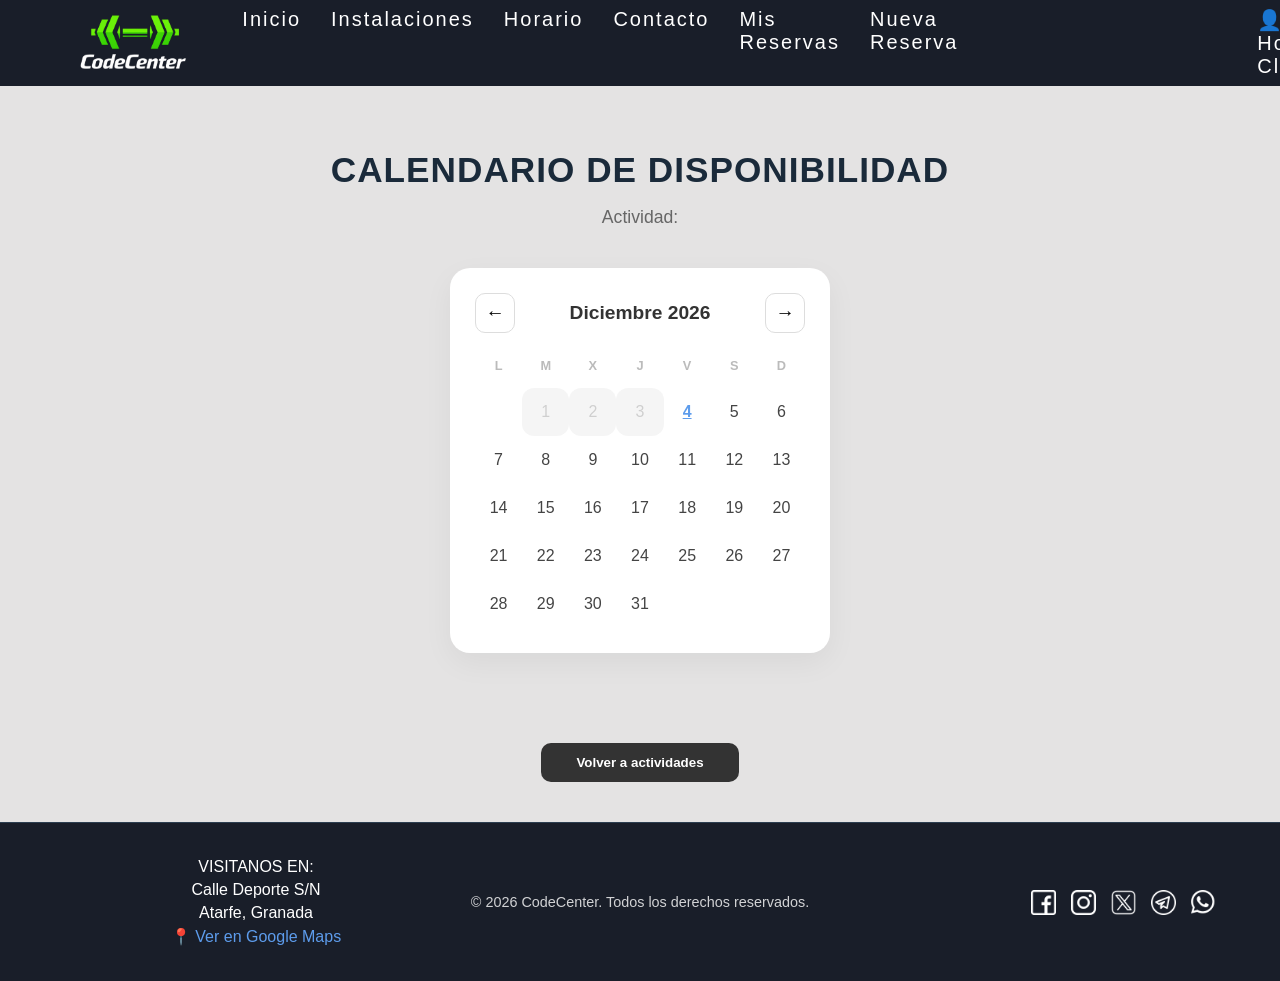
<file: frontend/reservas.html>
<!DOCTYPE html>
<html lang="es">
<head>
    <meta charset="UTF-8">
    <meta name="viewport" content="width=device-width, initial-scale=1.0">
    <link rel="stylesheet" href="css/estilos.css">
    <link rel="stylesheet" href="css/global.css">
    <title>CodeCenter - Reservas</title>
    <style>
        /* Diseño de página en dos columnas */
        .reserva-layout {
            display: flex;
            gap: 40px;
            align-items: flex-start;
            justify-content: center;
            margin-top: 30px;
            flex-wrap: wrap;
        }

        /* Columna Izquierda: Calendario */
        .col-calendario {
            flex: 0 0 380px;
            background: white;
            padding: 25px;
            border-radius: 20px;
            box-shadow: 0 10px 30px rgba(0,0,0,0.05);
        }

        .mes-nav {
            display: flex;
            justify-content: space-between;
            align-items: center;
            margin-bottom: 25px;
        }

        .mes-btn {
            background: white;
            border: 1px solid #ddd;
            border-radius: 10px;
            width: 40px;
            height: 40px;
            cursor: pointer;
            font-size: 1.2rem;
            display: flex;
            align-items: center;
            justify-content: center;
            transition: 0.3s;
        }

        .mes-btn:hover {
            background: #f0f7ff;
            border-color: #5D9CEC;
            color: #5D9CEC;
        }

        .mes-titulo {
            font-weight: 700;
            font-size: 1.2rem;
            color: #333;
        }

        .cal-grid {
            display: grid;
            grid-template-columns: repeat(7, 1fr);
            text-align: center;
        }

        .cal-header {
            font-weight: bold;
            color: #bbb;
            font-size: 0.8rem;
            padding-bottom: 15px;
            text-transform: uppercase;
        }

        .cal-day {
            padding: 15px 0;
            cursor: pointer;
            border-radius: 12px;
            transition: 0.2s;
            font-weight: 500;
            color: #444;
        }

        .cal-day:hover:not(.vacio) {
            background: #f0f7ff;
            color: #5D9CEC;
        }

        .cal-day.hoy {
            color: #5D9CEC;
            font-weight: 700;
            text-decoration: underline;
        }

        .cal-day.seleccionado {
            background: #5D9CEC !important;
            color: white !important;
            box-shadow: 0 4px 12px rgba(93, 156, 236, 0.4);
        }

        .cal-day.vacio {
            cursor: default;
        }

        /* Columna Derecha: Horas */
        .col-horas {
            flex: 1;
            min-width: 320px;
            background: white;
            padding: 30px;
            border-radius: 20px;
            box-shadow: 0 10px 30px rgba(0,0,0,0.05);
        }

        .grid-horas {
            display: grid;
            grid-template-columns: repeat(auto-fill, minmax(140px, 1fr));
            gap: 15px;
            margin-top: 25px;
        }

        /* Días pasados: oscuros y bloqueados */
        .cal-day.pasado {
            background-color: #f2f2f2 !important; /* Gris más oscuro que el fondo */
            color: #bbb !important;               /* Texto tenue */
            cursor: not-allowed !important;       /* Cursor de bloqueo */
            pointer-events: none;                 /* Desactiva clics y hovers */
            opacity: 0.7;
        }

        .cal-day.pasado:hover {
            background-color: #f2f2f2 !important;
        }

        /* Botones de horas (Azul sólido, texto blanco) */
        .btn-reserva-hora {
            background: #5D9CEC;
            border: none;
            color: white;
            padding: 15px;
            border-radius: 12px;
            font-weight: bold;
            cursor: pointer;
            transition: all 0.2s ease;
            font-size: 1rem;
            box-shadow: 0 4px 6px rgba(93, 156, 236, 0.2);
        }

        .btn-reserva-hora:hover {
            background: #4a89d4;
            transform: translateY(-3px);
            box-shadow: 0 6px 15px rgba(0,0,0,0.1);
        }

        /* Animación para cuando se reserva una hora */
        .btn-reserva-hora.reservado {
            transform: scale(0);
            opacity: 0;
        }

        .btn-volver {
            background: #333;
            color: white;
            border: none;
            padding: 12px 35px;
            border-radius: 10px;
            font-weight: bold;
            cursor: pointer;
            transition: 0.3s;
        }
        .btn-volver:hover { background: #555; }

        /* Modales */
        .modal-reserva {
            position: fixed; top: 0; left: 0; width: 100%; height: 100%;
            background: rgba(0, 0, 0, 0.6); display: none;
            align-items: center; justify-content: center; z-index: 9999;
            backdrop-filter: blur(4px);
        }

        .modal-reserva-contenido {
            background: white; padding: 40px; border-radius: 20px;
            text-align: center; max-width: 400px; width: 90%;
        }

        .btn-confirmar { background: #5D9CEC; color: white; border: none; padding: 14px 28px; border-radius: 10px; cursor: pointer; font-weight: bold; }
        .btn-cancelar { background: #f0f0f0; color: #555; border: none; padding: 14px 28px; border-radius: 10px; cursor: pointer; font-weight: bold; margin-right: 10px; }
    </style>
</head>
<body class="body-cliente">

    <header data-nav="clientes"></header>

    <div class="contenedor-principal">
        <h1 class="titulo-reserva" style="text-align: center; margin-bottom: 10px;">Calendario de disponibilidad</h1>
        <p class="subtitulo-reserva" style="text-align: center; color: #666;">
            Actividad: <span id="nombre-deporte" style="color: #5D9CEC; font-weight: bold;"></span>
        </p>
        
        <div class="reserva-layout">
            <div class="col-calendario">
                <div id="contenido-cal"></div>
            </div>

            <div id="selector-horas" class="col-horas" style="display:none;">
                <h3 style="margin: 0; color: #333; text-align: center;">Horarios para el <span id="fecha-elegida" style="color: #5D9CEC;"></span></h3>
                <div class="grid-horas"></div>
            </div>
        </div>

        <div style="text-align: center; margin-top: 50px;">
            <button class="btn-volver" onclick="location.href='nuevaReserva.html'">Volver a actividades</button>
        </div>
    </div>

    <div id="modal-confirmar" class="modal-reserva">
        <div class="modal-reserva-contenido">
            <h3>Confirmar reserva</h3>
            <p id="texto-detalle-reserva" style="margin: 20px 0; color: #666; line-height: 1.6;"></p>
            <div style="display: flex; justify-content: center;">
                <button id="btn-cancelar-reserva" class="btn-cancelar">Cancelar</button>
                <button id="btn-aceptar-reserva" class="btn-confirmar">Confirmar</button>
            </div>
        </div>
    </div>

    <div id="modal-exito" class="modal-reserva">
        <div class="modal-reserva-contenido">
            <h3>Reserva confirmada</h3>
            <p style="margin: 20px 0; color: #666;">Tu plaza ha sido bloqueada correctamente.</p>
            <button id="btn-cerrar-exito" class="btn-confirmar" style="width: 100%;">Aceptar</button>
        </div>
    </div>

    <footer></footer>

    <script src="js/componentes.js"></script>
    <script src="js/reservas.js"></script>
</body>
</html>
</file>
<file: frontend/css/aCliente.css>
a {
    text-decoration: none;
}

body {
    font-family: Arial, sans-serif;
    background-color: #191E29;
    color: #FFFFFF;
    display: flex;
    justify-content: center;
    align-items: center;
    min-height: 100vh;
    flex-direction: column;
    flex: 1; 
}

.perfil-container {
    background-color: #132D46;
    padding: 40px;
    border-radius: 15px;
    width: 100%;
    max-width: 500px;
    box-shadow: 0 0 20px rgba(1, 195, 141, 0.2);
}

h1 {
    text-align: center;
    margin-bottom: 10px;
    color: #01C38D;
}

.subtitulo {
    text-align: center;
    margin-bottom: 30px;
    color: #696E79;
}

.perfil-form .input-group {
    margin-bottom: 20px;
}

label {
    display: block;
    margin-bottom: 8px;
    font-size: 14px;
}

input {
    width: 100%;
    padding: 12px;
    border: 1px solid #696E79;
    border-radius: 8px;
    background-color: #191E29;
    color: #FFFFFF;
    font-size: 14px;
    outline: none;
}

input:focus {
    border-color: #01C38D;
    box-shadow: 0 0 5px rgba(1, 195, 141, 0.4);
}

button {
    width: 100%;
    padding: 14px;
    background-color: #01C38D;
    color: #FFFFFF;
    border: none;
    border-radius: 8px;
    font-size: 16px;
    cursor: pointer;
    transition: 0.3s ease;
}

button:hover {
    background-color: #00a977;
}
</file>
<file: frontend/css/global.css>
* {
    box-sizing: border-box;
    font-family: 'Segoe UI', Tahoma, Geneva, Verdana, sans-serif;
}

body {
  margin: 0;
  background-color: #154b7e;
  font-family: Arial, sans-serif;
<<<<<<< HEAD

=======
>>>>>>> 4d843d35db71654a146850b086465a8de5cb3ac7
  display: flex;
  flex-direction: column;
  min-height: 100vh;
}

main {
      flex: 1;
}



.body-cliente {
  margin: 0;
  background-color: #e4e3e3;
}

.contenedor {
  display: flex;
  justify-content: center;
  align-items: stretch;
  gap: 60px;
  padding: 100px 8%;
  min-height: 100vh;
  box-sizing: border-box;
}

/* Estilo del botón hamburguesa */
.menu-toggle {
    display: none; /* Se oculta en PC */
    flex-direction: column;
    cursor: pointer;
    gap: 5px;
}

.menu-toggle span {
    width: 30px;
    height: 3px;
    background-color: white;
    transition: all 0.3s ease;
}

/* --- Menú superior --- */
.navbar {
    display: flex;
    justify-content: space-between;
    align-items: center;
    background-color: #191e29; 
    padding: 0.5rem 5%;
    color: white;
    position: sticky;
    top: 0;
    z-index: 1000;
}

.logo img {
    height: 70px;
    display: block;
}

.nav-menu {
    display: flex;
    list-style: none;
    gap: 30px;
    margin: 0;
}

.usuario-logeado{
    margin-left: 21vw; /* Esto crea un hueco flexible que empuja al usuario a la derecha */
}

.nav-menu a {
    text-decoration: none;
    cursor: pointer;
    font-weight: 500;
    transition: color 0.3s;
    font-size: 1.25rem;
    color:white;
    letter-spacing: 2px;
    display: block; 
    position: relative;
    z-index: 10;
}

.nav-menu a:hover {
    color: grey;
}



/* --- FOOTER --- */
footer {
    background-color: #191e29;
    color: white;
    padding: 30px 5%;
    display: flex; /* Activamos el modo flexible */
    justify-content: space-between; /* Uno a cada punta y otro al centro */
    align-items: center; /* Centrados verticalmente entre sí */
    border-top: 1px solid #2c3e50;
}

/* 1. Bloque Dirección */
footer address{
    font-style: normal; /* Para que el texto de address no salga en cursiva */
    flex: 1; /* Ocupa 1 parte del espacio */
    text-align: center;
}

address p {
    margin: 5px 0;
}

/* 2. Bloque Centro (Copyright) */
.footer-centro {
    flex: 1;
    text-align: center;
    font-size: 0.9rem;
    opacity: 0.8;
}

/* 3. Bloque Redes (Derecha) */
.footer-redes {
    flex: 1;
    display: flex;
    justify-content: flex-end; /* Empuja los iconos a la derecha del todo */
    gap: 15px; /* Espacio entre iconos */
}

.footer-redes img {
    width: 25px; /* Tamaño de los iconos */
    height: 25px;
    filter: brightness(0) invert(1); /* Truco: pone los iconos negros en blanco */
    transition: transform 0.3s ease;
}

.footer-redes img:hover {
    transform: scale(1.2); /* Se agrandan un poquito al pasar el ratón */
}

/* El enlace del mail en azulito como tus tarjetas */
.footer-contacto a {
    color: #5D9CEC;
    text-decoration: none;
}

@media (max-width: 1024px) {
    .menu-toggle {
        display: flex; /* Aparecen las rayitas en móvil */
    }

    .nav-menu {
        display: none; /* Escondemos el menú normal */
        flex-direction: column;
        background-color: #191e29;
        position: absolute;
        top: 70px; /* Justo debajo del nav */
        left: 0;
        width: 100%;
        padding: 20px 0;
        text-align: center;
        z-index: 999;
    }

    /* Cuando el JS añade la clase 'active', el menú aparece */
    .nav-menu.active {
        display: flex;
    }

    .usuario-logeado {
        margin-left: 0; /* Quitamos el hueco de 21vw en móvil */
        margin-top: 10px;
    }

    footer {
        flex-direction: column; /* Apila los elementos uno debajo de otro */
        gap: 20px;
        text-align: center;
    }

    .footer-redes {
        justify-content: center; /* Centra los iconos en móvil */
    }
}
</file>
<file: frontend/css/aClientes.css>
/* =============================================
   aCliente.css — Mi Perfil (una sola tarjeta)
   ============================================= */

a { text-decoration: none; }

/* --- PÁGINA --- */
.perfil-page {
    display: flex;
    justify-content: center;
    align-items: center;      
    padding: 10px 5%;
    min-height: calc(100vh - 250px); 
}

/* --- TARJETA ÚNICA --- */
.perfil-card {
    background-color: #132D46;
    border-radius: 16px;
    padding: 36px 40px;
    width: 100%;
    max-width: 800px;
    box-shadow: 0 4px 20px rgba(0,0,0,0.3);
    border-top: 3px solid #01C38D;
    height: fit-content;
}

/* --- CABECERA: avatar a la izquierda, datos a la derecha --- */
.perfil-header {
    display: flex;
    align-items: center;
    gap: 28px;
    margin-bottom: 0;
}

.avatar .material-icons {
    font-size: 90px;
    color: #01C38D;
}

.perfil-header-info {
    flex: 1;
}

.perfil-header-info h2 {
    color: #ffffff;
    font-size: 1.6rem;
    margin: 0 0 4px 0;
}

.aside-username {
    color: #01C38D;
    font-size: 0.9rem;
    margin: 0 0 14px 0;
}

.aside-datos {
    display: flex;
    flex-wrap: wrap;
    gap: 12px 28px;
}

.aside-dato {
    display: flex;
    align-items: center;
    gap: 6px;
    color: #ccc;
    font-size: 0.95rem;
}

.aside-dato .material-icons {
    color: #01C38D;
    font-size: 17px;
}

/* --- SEPARADOR --- */
.separador {
    border-top: 1px solid #1e3d5a;
    margin: 28px 0;
}

/* --- TÍTULO FORMULARIO --- */
.form-titulo {
    display: flex;
    align-items: center;
    gap: 8px;
    color: #5D9CEC;
    font-size: 1.1rem;
    margin: 0 0 6px 0;
}

.form-titulo .material-icons { font-size: 20px; }

.form-subtitulo {
    color: #696E79;
    font-size: 0.85rem;
    margin: 0 0 24px 0;
}

/* --- GRID DE CAMPOS --- */
.form-grid {
    display: grid;
    grid-template-columns: 1fr 1fr;
    gap: 20px;
}

.full-width { grid-column: 1 / -1; }

.campo-grupo label {
    display: flex;
    align-items: center;
    gap: 6px;
    color: #01C38D;
    font-size: 0.8rem;
    text-transform: uppercase;
    margin-bottom: 8px;
}

.campo-grupo label .material-icons { font-size: 15px; }

.label-hint {
    color: #696E79;
    text-transform: none;
    font-size: 0.75rem;
}

.campo-grupo input {
    width: 100%;
    padding: 12px 14px;
    background-color: #0f3460;
    border: 1px solid #1e3d5a;
    border-radius: 8px;
    color: #ffffff;
    font-size: 0.95rem;
    outline: none;
    transition: border-color 0.2s;
    box-sizing: border-box;
}

.campo-grupo input:focus {
    border-color: #01C38D;
    box-shadow: 0 0 6px rgba(1,195,141,0.25);
}

/* --- BOTONES --- */
.form-acciones {
    display: flex;
    gap: 16px;
    margin-top: 28px;
    flex-wrap: wrap;
    text-align: center;
}



#btn-guardar {
    display: flex;
    align-items: center;
    gap: 8px;
    background-color: #01C38D;
    color: #000;
    border: none;
    border-radius: 8px;
    padding: 12px 24px;
    font-size: 0.95rem;
    font-weight: bold;
    cursor: pointer;
    transition: background 0.2s;
}

#btn-guardar:hover {
    background-color: #00a977;
    color: #fff;
}

/* --- MENSAJES --- */
.msg-ok  { color: #01C38D; margin-top: 16px; font-size: 0.9rem; }
.msg-err { color: #e84c2b; margin-top: 16px; font-size: 0.9rem; }

/* --- RESPONSIVE --- */
@media (max-width: 600px) {
    .perfil-header { flex-direction: column; text-align: center; }
    .aside-datos   { justify-content: center; }
    .form-grid     { grid-template-columns: 1fr; }
    .full-width    { grid-column: 1; }
    .form-acciones { flex-direction: column; }
}
</file>
<file: frontend/css/contacto.css>
/* --- BODY --- */
body {
  margin: 0;
  background-color: #154b7e;
  font-family: Arial, sans-serif;
  display: flex;
  flex-direction: column;
  min-height: 100vh; /* ← cambia height por min-height */
}

/* --- NAVBAR --- */
.navbar {
  display: flex;
  justify-content: space-between;
  align-items: center;
  background-color: #191e29;
  border-bottom: solid 3px #5D9CEC;
  padding: 0.5rem 5%;
  color: white;
  position: sticky;
  top: 0;
  z-index: 1000;
}

.logo img {
  height: 70px;
  display: block;
}

.nav-menu {
  display: flex;
  list-style: none;
  gap: 30px;
  margin: 0;
}

.usuario-logeado {
  margin-left: auto;
}

.nav-menu a:hover {
  color: grey;
}

/* --- CONTENEDOR PRINCIPAL --- */
.contenedor {
  display: flex;
  justify-content: center;
  align-items: flex-start;
  flex: 1;
  gap: 40px;
  padding: 40px 20px;
  box-sizing: border-box;
  /* elimina el segundo flex: 1 duplicado */
}

/* --- TARJETAS --- */
.tarjeta {
  background-color: rgba(0, 0, 0, 0.4);
  border-top: 3px solid #01c38d;
  border-radius: 10px;
  padding: 36px 32px;
  width: 100%;
  max-width: 550px;
  box-sizing: border-box;
  align-self: flex-start;
  min-height: 640px;
  /* elimina el min-height: 640px */
}

.tarjeta.info {
  display: flex;
  flex-direction: column;
  align-self: flex-start;
}

.tarjeta.info img {
  display: block;
  width: 130px;
  margin: 0 auto 20px auto;
}

/* --- TEXTOS --- */
h2 {
  color: #01c38d;
  margin-top: 0;
  margin-bottom: 20px;
  font-size: 1.4rem;
}

label {
  display: block;
  color: #01c38d;
  font-size: 0.85rem;
  text-transform: uppercase;
  margin-bottom: 5px;
}

/* --- CAMPOS --- */
.campo {
  display: flex;
  align-items: center;
  background-color: #0f3460;
  border: 1px solid #333;
  border-radius: 6px;
  padding: 0 14px;
  margin-bottom: 16px;
}

.campo input,
.campo select {
  width: 100%;
  background: none;
  border: none;
  color: #ffffff;
  font-size: 0.95rem;
  padding: 11px 0;
  outline: none;
}

.campo select option {
  background-color: rgba(19, 45, 70, 0.4);
}

.campo.mensaje {
  align-items: flex-start;
  padding: 10px 12px;
}

.campo textarea {
  width: 100%;
  background: none;
  border: none;
  color: #ffffff;
  font-size: 0.88rem;
  outline: none;
  resize: none;
  height: 60px;
}

.campo .material-icons {
  color: #aaa;
  font-size: 18px;
}

.campo:focus-within {
  border-color: #01c38d;
}

/* --- BOTÓN --- */
button {
  width: 100%;
  padding: 12px;
  background-color: #01c38d;
  color: #000000;
  border: none;
  border-radius: 6px;
  font-size: 1rem;
  font-weight: bold;
  cursor: pointer;
}

button:hover {
  background-color: #ffffff;
}

/* --- INFO DERECHA --- */
.tarjeta.info p {
  color: #ccc;
  font-size: 0.9rem;
  line-height: 1.7;
  margin-bottom: 14px;
}

.separador {
  border-top: 1px solid #1e3d5a;
  margin: 18px 0;
}

.datos-grid {
  display: grid;
  grid-template-columns: 1fr 1fr;
  gap: 12px;
}

.dato {
  display: flex;
  align-items: flex-start;
  gap: 10px;
}

.dato .material-icons {
  color: #01c38d;
  font-size: 16px;
  margin-top: 2px;
}

.dato-label {
  color: #aaa;
  font-size: 0.75rem;
  text-transform: uppercase;
  margin-bottom: 2px;
}

.dato-valor {
  color: #ffffff;
  font-size: 0.9rem;
}

.redes-label {
  color: #aaa;
  font-size: 0.75rem;
  text-transform: uppercase;
  margin-bottom: 12px;
}

.redes {
  display: flex;
  gap: 16px;
}

.redes a {
  opacity: 0.85;
  transition: opacity 0.2s;
}

.redes a:hover {
  opacity: 1;
}

.redes a i {
  font-size: 28px;
  color: #01c38d;
}

/* --- FOOTER --- */
footer {
  background-color: #191e29;
  color: white;
  display: flex;
  justify-content: space-between;
  align-items: center;
  border-top: 1px solid #2c3e50;
}

footer address {
  font-style: normal;
  flex: 1;
  text-align: center;
}

.footer-centro {
  flex: 1;
  text-align: center;
  font-size: 0.9rem;
  opacity: 0.8;
}

.footer-redes {
  flex: 1;
  display: flex;
  justify-content: flex-end;
  gap: 15px;
}

.footer-redes img {
  width: 55px;
  height: 55px;
  filter: brightness(0) invert(1);
  transition: transform 0.3s ease;
}

.footer-redes img:hover {
  transform: scale(1.2);
}

.footer-contacto a {
  color: #5D9CEC;
  text-decoration: none;
}

@media (min-width: 769px) and (max-width: 1024px) {
  body {
    min-height: unset; /* ← el body ya no fuerza altura mínima */
  }

  .contenedor {
    align-items: stretch;
    gap: 20px;
     padding: 30px 15px;
    flex: none;
    min-height: unset; 
    height: 200px;
  }

  .tarjeta {
    height: 760px;
    max-width: 100%;
    min-height: unset;
  }
}
/* --- RESPONSIVE --- */

@media (max-width: 768px) {

  .contenedor {
    flex-direction: column;
    align-items: center;
  }

  .tarjeta {
    max-width: 100%;
    width: 100%;
    padding: 25px 20px;
    align-self: auto;
  }

  .datos-grid {
    grid-template-columns: 1fr;
  }

  footer {
    flex-direction: column;
    gap: 15px;
    text-align: center;
  }

  .footer-redes {
    justify-content: center;
  }
}
</file>
<file: frontend/css/cuotas.css>
h1{
    color: #FFFFFF;
    text-align: center;
}

.cuotas{
    display: flex;
    text-align: center;
    color: white;
    flex-wrap: wrap;
    gap: 30px;
    margin-left: 5%;
    margin-bottom: 3%;
}

#caja-cuota{
    border: solid 3px #5D9CEC;
    background-color: #191e29;
    border-radius: 20px;
    padding: 20px;
    width: 240px;
}

#caja-cuota h3{
    margin-top: 0;
    color: #5D9CEC;
    text-transform: uppercase;
}

/* Responsive para pantallas pequeñas */
@media (max-width: 768px) {
    .footer-content {
        flex-direction: column;
        text-align: center;
    }
}
</file>
<file: frontend/css/horario.css>
h1{
    text-align: center;
    color: #FFFFFF;
}

/* 1. EL CONTENEDOR (Centra las tarjetas en la página) */
.horario {
    display: flex;
    justify-content: center; /* Centra las tarjetas horizontalmente */
    flex-wrap: wrap;         /* Las baja de fila si no caben */
    gap: 20px;               /* Separación entre ellas */
    padding: 40px;
}

/* 2. LA TARJETA (Usando el azul #5D9CEC) */
.reserva-card {
    background-color: #191e29; /* El fondo oscuro de tu web */
    border: 2px solid #5D9CEC;  /* Tu azul original para el borde */
    border-radius: 20px;       /* Esquinas bien redondeadas */
    padding: 25px;
    width: 240px;              /* Ancho fijo */
    text-align: center;        /* Centra todo el contenido de la tarjeta */
    color: white;              /* Texto blanco */
}

/* 3. TÍTULO Y TEXTO */
.reserva-card h3 {
    margin-top: 0;
    color: #5D9CEC;        /* Título en azul */
    text-transform: uppercase;
}

.reserva-card p {
    margin: 15px 0;
    font-size: 0.9rem;
    opacity: 0.9;
}

.cont-boton {
    text-align: center;
    margin: 30px 0; /* Espacio arriba y abajo del botón */
    margin-left: 38%;
    width: 20%;
}

a{
    text-decoration: none;
    color: white;
}
.cont-boton {
    display: inline-block;
    background-color: #515151;
    color: white;
    text-decoration: none; /* Quita el subrayado de enlace */
    padding: 12px 25px;
    border-radius: 8px;    /* Redondeado suave, igual que un botón normal */
    font-size: 1rem;
    transition: 0.3s;
    
}

.cont-boton:hover {
    background-color: #3b3b3b; /* Un azul un poco más oscuro */
    
} 

footer {
    background-color: #191e29;
    color: white;
    padding: 30px 5%;
    display: flex; /* Activamos el modo flexible */
    justify-content: space-between; /* Uno a cada punta y otro al centro */
    align-items: center; /* Centrados verticalmente entre sí */
    border-top: 1px solid #2c3e50;
}
 
/* 1. Bloque Dirección */
footer address{
    font-style: normal; /* Para que el texto de address no salga en cursiva */
    flex: 1; /* Ocupa 1 parte del espacio */
    text-align: center;
}
 
address p {
    margin: 5px 0;
}
 
/* 2. Bloque Centro (Copyright) */
.footer-centro {
    flex: 1;
    text-align: center;
    font-size: 0.9rem;
    opacity: 0.8;
}
 
/* 3. Bloque Redes (Derecha) */
.footer-redes {
    flex: 1;
    display: flex;
    justify-content: flex-end; /* Empuja los iconos a la derecha del todo */
    gap: 15px; /* Espacio entre iconos */
}
 
.footer-redes img {
    width: 25px; /* Tamaño de los iconos */
    height: 25px;
    filter: brightness(0) invert(1); /* Truco: pone los iconos negros en blanco */
    transition: transform 0.3s ease;
}
 
.footer-redes img:hover {
    transform: scale(1.2); /* Se agrandan un poquito al pasar el ratón */
}
 
/* El enlace del mail en azulito como tus tarjetas */
.footer-contacto a {
    color: #5D9CEC;
    text-decoration: none;
}
 
/* Responsive para pantallas pequeñas */
@media (max-width: 768px) {
    .footer-content {
        flex-direction: column;
        text-align: center;
    }
}
</file>
<file: frontend/css/instalaciones.css>
body {
  margin: 0;
  background-color: #154b7e;
  font-family: Arial, sans-serif;


  display: flex;
  flex-direction: column;
  min-height: 100vh;
}

main {
  flex: 1;
} 

/* HERO */
.hero {
  background-color: #0f3460;
  background-image: linear-gradient(to right, #0f1923 40%, transparent);
  min-height: 500px;
  display: flex;
  align-items: center;
  padding: 80px 8%;
}

.hero-texto h1 {
  font-size: 4rem;
  font-weight: 900;
  line-height: 1.1;
  color: #ffffff;
  text-transform: uppercase;
  margin-bottom: 20px;
}

.hero-texto p {
  color: #aaa;
  font-size: 1.1rem;
  margin-bottom: 32px;
  max-width: 480px;
}
@media (max-width: 768px) {
    .hero {
        padding: 60px 5%; /* Reducimos el padding lateral para ganar espacio */
        min-height: 400px; /* Un poco más bajo en móvil */
        justify-content: center;
        text-align: center;
        background-image: none; /* Quitamos el degradado para que se vea bien el fondo */
        background-color: #0f1923; 
    }

    .hero-texto h1 {
        font-size: 2.5rem; /* ¡CLAVE! Bajamos de 4rem a 2.5rem para que no sobresalga */
        line-height: 1.2;
    }

    .hero-texto p {
        font-size: 1rem;
        margin: 0 auto 30px auto; /* Centramos el párrafo */
    }

    /* Opcional: Centrar el botón en móvil */
    .btn-verde {
        display: inline-block;
    }
}

/* Arreglo extra para pantallas MUY pequeñas (iPhone SE, etc.) */
@media (max-width: 380px) {
    .hero-texto h1 {
        font-size: 2rem;
    }
}

.btn-verde {
  background-color: #01c38d;
  color: #000;
  padding: 14px 32px;
  border-radius: 6px;
  font-weight: bold;
  font-size: 1rem;
  text-decoration: none;
  transition: background 0.2s;
}

.btn-verde:hover {
  background-color: #ffffff;
}

/* SECCIÓN */
.seccion {
  padding: 70px 6%;
}

.seccion.oscura {
  background-color: #132d46;
}

.seccion-titulo {
  font-size: 2rem;
  font-weight: 900;
  color: #01c38d;
  text-transform: uppercase;
  margin-bottom: 8px;
}

.seccion-sub {
  color: #aaa;
  font-size: 1rem;
  margin-bottom: 40px;
}

/* CARDS */
.cards {
  display: flex;
  gap: 24px;
  flex-wrap: wrap;
}

.card {
  background-color: #132d46;
  border-radius: 10px;
  overflow: hidden;
  flex: 1;
  min-width: 260px;
  max-width: 380px;
}

.seccion.oscura .card {
  background-color: #191e29;
}

.card-img {
  height: 200px;
  background-size: cover;
  background-position: center;
}

.musculacion   { background-image: url('https://images.unsplash.com/photo-1534438327276-14e5300c3a48?w=600&q=80'); background-size: cover; background-position: center; }
.cardio        { background-image: url('https://images.unsplash.com/photo-1540497077202-7c8a3999166f?w=600&q=80'); background-size: cover; background-position: center; }
.crosstraining { background-image: url('https://images.unsplash.com/photo-1571019614242-c5c5dee9f50b?w=600&q=80'); background-size: cover; background-position: center; }
.cycling       { background-image: url('https://images.unsplash.com/photo-1540497077202-7c8a3999166f?w=600&q=80'); background-size: cover; background-position: center; }
.boxeo         { background-image: url('https://images.unsplash.com/photo-1549719386-74dfcbf7dbed?w=600&q=80'); background-size: cover; background-position: center; }
.yoga          { background-image: url('https://images.unsplash.com/photo-1506629082955-511b1aa562c8?w=600&q=80'); background-size: cover; background-position: center; }

.card-body {
  padding: 24px;
}

.card-body h3 {
  font-size: 1.2rem;
  font-weight: bold;
  color: #01c38d;
  text-transform: uppercase;
  margin-bottom: 10px;
}

.card-body p {
  color: #ccc;
  font-size: 0.9rem;
  margin-bottom: 14px;
  line-height: 1.6;
}

.card-body ul {
  list-style: none;
  margin-bottom: 20px;
}

.card-body ul li {
  color: #ccc;
  font-size: 0.88rem;
  padding: 4px 0;
  padding-left: 18px;
  position: relative;
}

.card-body ul li::before {
  content: '✓';
  color: #01c38d;
  position: absolute;
  left: 0;
}

.btn-outline {
  display: inline-block;
  border: 1px solid #01c38d;
  color: #01c38d;
  padding: 8px 18px;
  border-radius: 20px;
  text-decoration: none;
  font-size: 0.85rem;
  transition: background 0.2s, color 0.2s;
}

.btn-outline:hover {
  background-color: #01c38d;
  color: #000;
}

/* CLASES */
.clases {
  display: flex;
  gap: 20px;
  flex-wrap: wrap;
}

.clase-card {
  background-color: #191e29;
  border-radius: 10px;
  border-left: 4px solid #01c38d;
  padding: 28px 24px;
  flex: 1;
  min-width: 200px;
}

.clase-icono {
  color: #01c38d;
  font-size: 2rem;
  margin-bottom: 12px;
  display: block;
}

.clase-card h4 {
  font-size: 1rem;
  font-weight: bold;
  text-transform: uppercase;
  margin-bottom: 8px;
  color: #fff;
}

.clase-card p {
  color: #aaa;
  font-size: 0.88rem;
  line-height: 1.6;
}

/* CTA */
.cta {
  text-align: center;
  padding: 80px 6%;
  background-color: #0f3460;
  min-height: 30vh;
}

.cta h2 {
  font-size: 2rem;
  font-weight: 900;
  text-transform: uppercase;
  margin-bottom: 12px;
}

.cta p {
  color: #aaa;
  font-size: 1rem;
  margin-bottom: 28px;
}

@media (max-width: 768px) {
  .footer-content {
    flex-direction: column;
    text-align: center;
  }
}
</file>
<file: frontend/css/login.css>
/* --- BODY --- */
body {
  margin: 0;
  background-color: #154b7e;
  font-family: Arial, sans-serif;
  display: flex;
  flex-direction: column;
  min-height: 100vh;
  overflow-y: auto;
  scrollbar-width: none;
  min-height: calc(100vh - 200px); 
}
body::-webkit-scrollbar {
  display: none;
}

/* --- CONTENEDOR --- */
.contenedor {
  flex: 1;
  display: flex;
  flex-direction: row;
  justify-content: center;
  align-items: center;
  padding: 20px;
  box-sizing: border-box;
}

/* --- TARJETA --- */
.tarjeta {
  background-color: #132d46;
  border-top: 3px solid #01c38d;
  border-radius: 10px;
  padding: 25px 30px;
  width: 90%;
  max-width: 420px;
  box-sizing: border-box;
  align-self: center;   /* centra sin estirar */
  flex-grow: 0;         /* no crece */
  flex-shrink: 0;       /* no encoge */
}

/* --- TÍTULO --- */
h2 {
  color: #01c38d;
  text-align: center;
  margin-top: 0;
  margin-bottom: 20px;
  font-size: 1.5rem;
}

/* --- LABELS --- */
label {
  display: block;
  color: #01c38d;
  font-size: 0.8rem;
  text-transform: uppercase;
  margin-bottom: 5px;
}

/* --- CAMPOS --- */
.campo {
  display: flex;
  align-items: center;
  background-color: #0f3460;
  border: 1px solid #333;
  border-radius: 6px;
  padding: 0 12px;
  margin-bottom: 16px;
}

.campo input {
  width: 100%;
  background: none;
  border: none;
  color: #ffffff;
  font-size: 0.9rem;
  padding: 10px 0;
  outline: none;
}

.campo .material-icons {
  color: #aaa;
  font-size: 20px;
}

.campo:focus-within {
  border-color: #01c38d;
}

/* --- FILA RECUÉRDAME --- */
.fila {
  display: flex;
  justify-content: space-between;
  align-items: center;
  margin-bottom: 20px;
  font-size: 0.82rem;
  color: #aaa;
}

.fila label {
  color: #aaa;
  text-transform: none;
  display: flex;
  align-items: center;
  gap: 6px;
  margin: 0;
}

.fila a {
  color: #01c38d;
  text-decoration: none;
}

/* --- BOTÓN --- */
button {
  width: 100%;
  padding: 12px;
  background-color: #01c38d;
  color: #000000;
  border: none;
  border-radius: 6px;
  font-size: 1rem;
  font-weight: bold;
  cursor: pointer;
}

button a {
  color: #000000;
  text-decoration: none;
  display: block;
  width: 100%;
}

button:hover {
  background-color: #ffffff;
}

/* --- TEXTO INFERIOR --- */
p {
  text-align: center;
  margin-top: 16px;
  font-size: 0.85rem;
  color: #aaa;
}

p a {
  color: #01c38d;
  text-decoration: none;
}

/* --- FOOTER --- */
footer {
  background-color: #191e29;
  color: white;
  padding: 30px 5%;
  display: flex;
  justify-content: space-between;
  align-items: center;
  border-top: 1px solid #2c3e50;
  flex-shrink: 0;
}

footer address {
  font-style: normal;
  flex: 1;
  text-align: center;
}

.footer-centro {
  flex: 1;
  text-align: center;
  font-size: 0.9rem;
  opacity: 0.8;
}

.footer-redes {
  flex: 1;
  display: flex;
  justify-content: flex-end;
  gap: 15px;
}

.footer-redes img {
  width: 25px;
  height: 25px;
  filter: brightness(0) invert(1);
  transition: transform 0.3s ease;
}

.footer-redes img:hover {
  transform: scale(1.2);
}

.footer-contacto a {
  color: #5D9CEC;
  text-decoration: none;
}

/* --- RESPONSIVE --- */
@media (max-width: 768px) {
  .contenedor {
    padding: 30px 20px;
  }

  footer {
    flex-direction: column;
    gap: 15px;
    text-align: center;
  }

  .footer-redes {
    justify-content: center;
  }
}
</file>
<file: frontend/css/misReservas.css>
body {
  margin: 0;
  background-color: #e4e3e3; /* ← mueve el fondo aquí */
  display: flex;
  flex-direction: column;
  min-height: 100vh;
}

main {
  flex: 1;
  /* sin background aquí */
}

.contenedor-principal {
 
  padding: 50px 6%;
  max-width: 1300px;
  margin: 0 auto;
  width: 100%;
}

/* CABECERA CENTRADA */
.cabecera-mis-reservas {
    display: flex;
    justify-content: center; /* Centrado horizontal */
    align-items: center;
    text-align: center;
    margin-bottom: 40px;
    width: 100%;
}

.titulo-pagina {
    font-size: 2.5rem; /* Tamaño actualizado */
    color: #191e29;
    margin: 0;
}

/* RESUMEN */
.resumen-cards {
    display: grid;
    grid-template-columns: repeat(3, 1fr);
    gap: 16px;
    margin-bottom: 30px;
}

.resumen-card {
    background: white;
    border-radius: 12px;
    padding: 24px;
    text-align: center;
    box-shadow: 0 2px 8px rgba(0,0,0,0.08);
    display: flex;
    flex-direction: column;
    gap: 6px;
}

.resumen-numero {
    font-size: 2.2rem;
    font-weight: 700;
    color: #191e29;
}

.resumen-label {
    font-size: 0.9rem;
    color: #888;
}

/* GRID PRINCIPAL */
.mis-reservas-grid {
    display: grid;
    grid-template-columns: 400px 1fr;
    gap: 24px;
    align-items: start;
}

.seccion-cal,
.seccion-lista {
    background: white;
    border-radius: 12px;
    padding: 30px;
    box-shadow: 0 2px 8px rgba(0,0,0,0.08);
}

.subtitulo {
    font-size: 1.1rem;
    font-weight: 600;
    color: #191e29;
    margin: 0 0 6px 0;
}

.texto-ayuda {
    font-size: 0.85rem;
    color: #888;
    margin-bottom: 20px;
}

/* CALENDARIO */
.mes-nav {
    display: flex;
    justify-content: space-between;
    align-items: center;
    margin-bottom: 12px;
}

.mes-titulo {
    font-size: 1rem;
    font-weight: 600;
    color: #191e29;
}

.mes-btn {
    background: none;
    border: 1px solid #ddd;
    border-radius: 6px;
    padding: 4px 12px;
    cursor: pointer;
    font-size: 1rem;
    color: #191e29;
}

.mes-btn:hover { border-color: #01c38d; color: #01c38d; }

.cal {
    display: grid;
    grid-template-columns: repeat(7, 1fr);
    gap: 4px;
}

.cal-header {
    font-size: 11px;
    color: #888;
    text-align: center;
    padding: 6px 0;
    font-weight: 600;
}

.cal-day {
    font-size: 13px;
    text-align: center;
    padding: 8px 4px;
    border-radius: 8px;
    cursor: pointer;
    color: #333;
    transition: all 0.15s;
}

.cal-day:hover { background: #f0f0f0; }
.cal-day.vacio { visibility: hidden; }
.cal-day.hoy { border: 2px solid #aaa; }
.cal-day.tiene-reserva { background: #01c38d; color: white; font-weight: 600; }
.cal-day.tiene-reserva:hover { background: #019e72; }
.cal-day.seleccionado { background: #e8e8e8 !important; color: #191e29 !important; box-shadow: inset 0 0 0 2px #aaa; }
.cal-day.tiene-reserva.seleccionado { background: #019e72 !important; color: white !important; box-shadow: 0 4px 12px rgba(1,195,141,0.4); }

/* LEYENDA */
.leyenda {
    display: flex;
    gap: 16px;
    margin-top: 16px;
    flex-wrap: wrap;
}

.leyenda-item {
    display: flex;
    align-items: center;
    gap: 6px;
    font-size: 12px;
    color: #666;
}

.punto {
    width: 12px;
    height: 12px;
    border-radius: 4px;
}

.punto.gris   { background: #ddd; border: 2px solid #aaa; }
.punto.verde  { background: #01c38d; }
.punto.oscuro { background: #555; }

/* SIN RESERVAS */
.sin-reservas {
    text-align: center;
    padding: 1rem 0;
}

.sin-reservas-texto {
    color: #888;
    font-size: 0.9rem;
    margin-bottom: 12px;
}

.btn-ir-reservar {
    display: inline-block;
    background: #191e29;
    color: white;
    padding: 10px 22px;
    border-radius: 8px;
    text-decoration: none;
    font-weight: 600;
    font-size: 0.9rem;
    transition: background 0.2s;
}

.btn-ir-reservar:hover { background: #01c38d; }

/* LISTA RESERVAS Y ANIMACIÓN */
.reserva-item {
    display: flex;
    align-items: center;
    justify-content: space-between;
    padding: 16px 18px;
    border-radius: 10px;
    margin-bottom: 12px;
    background: #f8f9fa;
    border-left: 4px solid #01c38d;
    cursor: pointer;
    transition: all 0.4s ease-in-out; /* Animación suave integrada */
    max-height: 200px;
    opacity: 1;
    transform: translateX(0);
}

.reserva-item:hover { background: #eef0f2; transform: translateX(4px); }

.reserva-item.eliminando {
    opacity: 0;
    transform: translateX(50px);
    max-height: 0 !important;
    margin-top: 0 !important;
    margin-bottom: 0 !important;
    padding-top: 0 !important;
    padding-bottom: 0 !important;
    border: none !important;
    overflow: hidden;
    pointer-events: none;
}

/* Días pasados: oscuros y bloqueados */
.cal-day.pasado {
    background-color: #f2f2f2 !important;
    color: #bbb !important;
    cursor: not-allowed !important;       
    pointer-events: none;                 
    opacity: 0.7;
}

.cal-day.pasado:hover {
    background-color: #f2f2f2 !important;
}

.reserva-deporte {
    font-weight: 700;
    font-size: 1rem;
    color: #191e29;
    text-transform: capitalize;
}

.reserva-horas { font-size: 0.85rem; color: #666; margin-top: 3px; }

.badge {
    font-size: 12px;
    padding: 4px 12px;
    border-radius: 20px;
    font-weight: 600;
}

.badge.activa { background: #d4f5e9; color: #01c38d; }

/* MODALES */
.modal-overlay {
    position: fixed;
    inset: 0;
    background: rgba(0,0,0,0.45);
    display: flex;
    justify-content: center;
    align-items: center;
    z-index: 2000;
}

.modal-contenido {
    background: white;
    border-radius: 16px;
    padding: 0;
    width: 100%;
    max-width: 480px;
    overflow: hidden;
    box-shadow: 0 24px 60px rgba(0,0,0,0.18);
}

.modal-header {
    display: flex;
    justify-content: space-between;
    align-items: flex-start;
    padding: 28px 28px 0;
}

.modal-titulo {
    font-size: 1.6rem;
    color: #191e29;
    margin: 0 0 4px 0;
    text-transform: capitalize;
    font-weight: 700;
}

.modal-fecha {
    color: #888;
    font-size: 0.9rem;
    margin: 0;
}

.modal-cerrar {
    background: #f4f4f4;
    border: none;
    border-radius: 50%;
    width: 36px;
    height: 36px;
    display: flex;
    align-items: center;
    justify-content: center;
    cursor: pointer;
    color: #555;
    transition: background 0.2s;
}

.modal-estado-bar {
    display: flex;
    align-items: center;
    gap: 8px;
    margin: 20px 28px;
    padding: 10px 16px;
    background: #d4f5e9;
    border-radius: 8px;
    color: #01c38d;
    font-weight: 600;
    font-size: 0.9rem;
}

.det-grid {
    display: grid;
    grid-template-columns: 1fr 1fr;
    gap: 12px;
    padding: 0 28px 20px;
}

.det-item {
    background: #f8f9fa;
    border-radius: 10px;
    padding: 14px 16px;
    display: flex;
    align-items: center;
    gap: 12px;
}

.det-icono { color: #01c38d; font-size: 20px; }

.modal-acciones {
    display: flex;
    border-top: 1px solid #f0f0f0;
}

.btn-modificar, .btn-cancelar {
    flex: 1;
    padding: 16px;
    border: none;
    background: transparent;
    font-weight: 600;
    font-size: 0.9rem;
    cursor: pointer;
    display: flex;
    align-items: center;
    justify-content: center;
    gap: 8px;
}

.btn-modificar { border-right: 1px solid #f0f0f0; color: #191e29; }
.btn-cancelar { color: #e74c3c; }

/* MODAL CONFIRMAR */
.modal-pequeno {
    max-width: 360px;
    text-align: center;
    padding: 36px 28px 0;
}

.icono-aviso { font-size: 48px; color: #e74c3c; display: block; margin-bottom: 12px; }

@media (max-width: 900px) {
    .mis-reservas-grid { grid-template-columns: 1fr; }
    .resumen-cards { grid-template-columns: 1fr; }
    .cabecera-mis-reservas { flex-direction: column; align-items: center; gap: 12px; }
}
</file>
<file: frontend/css/estilos.css>
/* --- CUERPO PRINCIPAL --- */
.contenedor-principal {
    padding: 40px 5%;
    text-align: center;
}

.titulo-reserva {
    margin-bottom: 40px;
    color: #333;
    font-size: 2rem;
    text-transform: uppercase;
    letter-spacing: 1px;
}

/* --- GRID DE TARJETAS --- */
.grid-reservas {
    display: grid;
    grid-template-columns: repeat(4, 1fr); /* PC: 4 columnas */
    gap: 30px;
    max-width: 1100px;
    margin: 0 auto;
    width: 100%; /* ← quitamos el 200% */
}

.cabecera-seccion {
    display: flex;
    justify-content: space-between; /* Título a la izquierda, buscador a la derecha */
    align-items: center;
    flex-wrap: wrap;
    margin-bottom: 30px;
    gap:20px;
}

/* Título más elegante */
.cabecera-seccion h2 {
    font-size: 1.5rem;
    color: #191e29;
    text-transform: capitalize;
}

.buscador-filtro {
    position:relative;
    display: flex;
    align-items: center;
    width: 100%;
    max-width: 400px;
    margin: 0;
}

.icono-lupa {
    position: absolute;
    left: 15px;
    color: #888; 
    font-size: 24px; 
    pointer-events: none;
}

#buscador-deporte {
    width: 100%;
    min-width: 320px;
    padding: 12px 20px 12px 50px;
    border: 2px solid #e0e0e0;
    border-radius: 10px;
    outline: none;
    font-size: 0.95rem;
    transition: all 0.3s ease;
    text-align: left;
}

#buscador-deporte:focus {
    border-color: #5D9CEC;
    box-shadow: 0 0 10px rgba(93, 156, 236, 0.2);
}

#buscador-deporte::placeholder {
    color: #aaa;
}

/* --- ESTILO DE LAS TARJETAS --- */
.tarjeta-clicable {
    border-radius: 20px;
    padding: 50px 20px;
    display: flex;
    flex-direction: column;
    align-items: center;
    justify-content: center;
    cursor: pointer;
    transition: all 0.4s cubic-bezier(0.175, 0.885, 0.32, 1.275);
    box-shadow: 0 8px 15px rgba(0,0,0,0.1);
    position: relative;
    overflow: hidden;
}

.tarjeta-clicable img {
    width: 90px;
    height: 90px;
    margin-bottom: 20px;
    transition: transform 0.3s;
}

.tarjeta-clicable h2 {
    color: white;
    font-size: 1.4rem;
    letter-spacing: 2px;
    text-shadow: 0 2px 4px rgba(0,0,0,0.2);
}

/* Efecto hover */
.tarjeta-clicable:hover {
    transform: translateY(-10px);
    box-shadow: 0 15px 30px rgba(0,0,0,0.2);
}

.tarjeta-clicable:hover img {
    transform: scale(1.1);
}

.futbol     { background-color: #191e29; }
.padel      { background-color: #191e29; }
.tenis      { background-color: #191e29; }
.correr     { background-color: #191e29; }
.pesas      { background-color: #191e29; }
.nadar      { background-color: #191e29; }
.basket     { background-color: #191e29; }
.yoga       { background-color: #191e29; }
.funcional  { background-color: #191e29; }
.boxeo      { background-color: #191e29; }
.spinning   { background-color: #191e29; }
.voley      { background-color: #191e29; }
.crosTra    { background-color: #191e29; }

/* --- RESPONSIVE PARA MÓVIL --- */
@media (max-width: 768px) {
    .nav-menu { display: none; } /* (pendiente hacer  hamburguesa con JS version mvl ) */
    .titulo-reserva { font-size: 1.5rem; }
}


/*
=====================================
            RESERVAS.HTML
=====================================
*/
/* --- CONTENEDOR PRINCIPAL --- */
.contenedor-principal {
    padding: 40px 5%;
    max-width: 1200px;
    margin: 0 auto;
    text-align: center;
    min-height: 80vh;
}

.titulo-reserva {
    margin-bottom: 10px;
    color: #1a2a3a;
    font-size: 2.2rem;
    font-weight: 700;
}

.subtitulo-reserva {
    color: #656D78;
    margin-bottom: 40px;
    font-size: 1.1rem;
}

/* --- CONTENEDOR DEL CALENDARIO (FLATPICKR) --- */
.calendario-wrapper {
    display: flex;
    flex-direction: column;
    align-items: center;
    justify-content: center;
    margin: 20px auto;
}

/* Ajustes de la librería Flatpickr para que parezca una App Pro */
.flatpickr-calendar {
    background: #ffffff !important;
    border-radius: 20px !important;
    box-shadow: 0 20px 50px rgba(0, 0, 0, 0.08) !important;
    border: 1px solid #eef0f2 !important;
    width: 350px !important; /* Tamaño ideal para escritorio y móvil */
    padding: 15px;
}

/* Cabecera del mes */
.flatpickr-months {
    margin-bottom: 10px;
}

.flatpickr-current-month {
    font-size: 1.2rem !important;
    font-weight: 600 !important;
    color: #1a2a3a !important;
}

/* Flechas de navegación */
.flatpickr-prev-month:hover svg, 
.flatpickr-next-month:hover svg {
    fill: #5D9CEC !important;
}

/* Días de la semana */
span.flatpickr-weekday {
    color: #aab2bd !important;
    font-weight: 700 !important;
    text-transform: uppercase;
    font-size: 0.75rem;
}

/* Celdas de los días */
.flatpickr-day {
    border-radius: 10px !important;
    color: #434a54 !important;
    height: 45px !important;
    line-height: 45px !important;
    margin: 2px !important;
    border: 1px solid transparent !important;
    transition: all 0.2s ease;
}

/* Hoy */
.flatpickr-day.today {
    border-color: #5D9CEC !important;
    color: #5D9CEC !important;
    background: transparent !important;
}

/* Día seleccionado */
.flatpickr-day.selected, 
.flatpickr-day.selected:hover {
    background: #5D9CEC !important;
    border-color: #5D9CEC !important;
    color: #fff !important;
    box-shadow: 0 4px 10px rgba(93, 156, 236, 0.3);
}

/* Hover normal */
.flatpickr-day:hover:not(.selected):not(.flatpickr-disabled) {
    background: #f5f7fa !important;
    border-color: #e6e9ed !important;
    color: #5D9CEC !important;
}

/* Días deshabilitados */
.flatpickr-day.flatpickr-disabled {
    color: #ccd1d9 !important;
    cursor: not-allowed !important;
}

/* --- LEYENDA --- */
.calendario-leyenda {
    display: flex;
    justify-content: center;
    gap: 25px;
    margin-top: 30px;
    padding: 15px;
    background: #f8f9fa;
    border-radius: 12px;
    display: inline-flex; /* Para que no ocupe todo el ancho */
}

.leyenda-item {
    display: flex;
    align-items: center;
    font-size: 0.9rem;
    color: #656D78;
}

.punto {
    width: 12px;
    height: 12px;
    border-radius: 4px;
    margin-right: 8px;
}

.punto.hoy { border: 2px solid #5D9CEC; }
.punto.seleccionado { background: #5D9CEC; }
.punto.ocupado { background: #ccd1d9; }

/* --- BOTÓN VOLVER --- */
.btn-volver {
    margin-top: 40px;
    padding: 12px 30px;
    background-color: transparent;
    border: 2px solid #e6e9ed;
    color: #656D78;
    border-radius: 50px;
    font-weight: 600;
    cursor: pointer;
    transition: all 0.3s ease;
    display: inline-flex;
    align-items: center;
    gap: 10px;
}

.btn-volver:hover {
    background-color: #1a2a3a;
    border-color: #1a2a3a;
    color: white;
    transform: translateY(-2px);
}

/* --- TABLET (entre 768px y 1024px): 3 columnas --- */
@media (max-width: 1024px) {
    .grid-reservas {
        grid-template-columns: repeat(3, 1fr);
        gap: 20px;
    }
}

/* --- MÓVIL (menos de 768px): 2 columnas --- */
@media (max-width: 768px) {
    .grid-reservas {
        grid-template-columns: repeat(2, 1fr);
        gap: 15px;
    }

    .tarjeta-clicable {
        padding: 30px 15px;
    }

    .tarjeta-clicable img {
        width: 60px;
        height: 60px;
    }

    .tarjeta-clicable h2 {
        font-size: 1rem;
        letter-spacing: 1px;
    }

    #buscador-deporte {
        min-width: unset; /* que no fuerce 320px en pantallas pequeñas */
    }
}
</file>
<file: frontend/css/perfil.css>
* {
    margin: 0;
    padding: 0;
    box-sizing: border-box;
}

a {
    text-decoration: none;
}

body {
    font-family: Arial, sans-serif;
    background-color: #191E29;
    color: #FFFFFF;
    display: flex;
    justify-content: center;
    align-items: center;
    min-height: 100vh;
}

.perfil-container {
    background-color: #132D46;
    padding: 40px;
    border-radius: 15px;
    width: 100%;
    max-width: 500px;
    box-shadow: 0 0 20px rgba(1, 195, 141, 0.2);
}

h1 {
    text-align: center;
    margin-bottom: 10px;
    color: #01C38D;
}

.subtitulo {
    text-align: center;
    margin-bottom: 30px;
    color: #696E79;
}

.perfil-form .input-group {
    margin-bottom: 20px;
}

label {
    display: block;
    margin-bottom: 8px;
    font-size: 14px;
}

input {
    width: 100%;
    padding: 12px;
    border: 1px solid #696E79;
    border-radius: 8px;
    background-color: #191E29;
    color: #FFFFFF;
    font-size: 14px;
    outline: none;
}

input:focus {
    border-color: #01C38D;
    box-shadow: 0 0 5px rgba(1, 195, 141, 0.4);
}

button {
    width: 100%;
    padding: 14px;
    background-color: #01C38D;
    color: #FFFFFF;
    border: none;
    border-radius: 8px;
    font-size: 16px;
    cursor: pointer;
    transition: 0.3s ease;
}

button:hover {
    background-color: #00a977;
}
</file>
